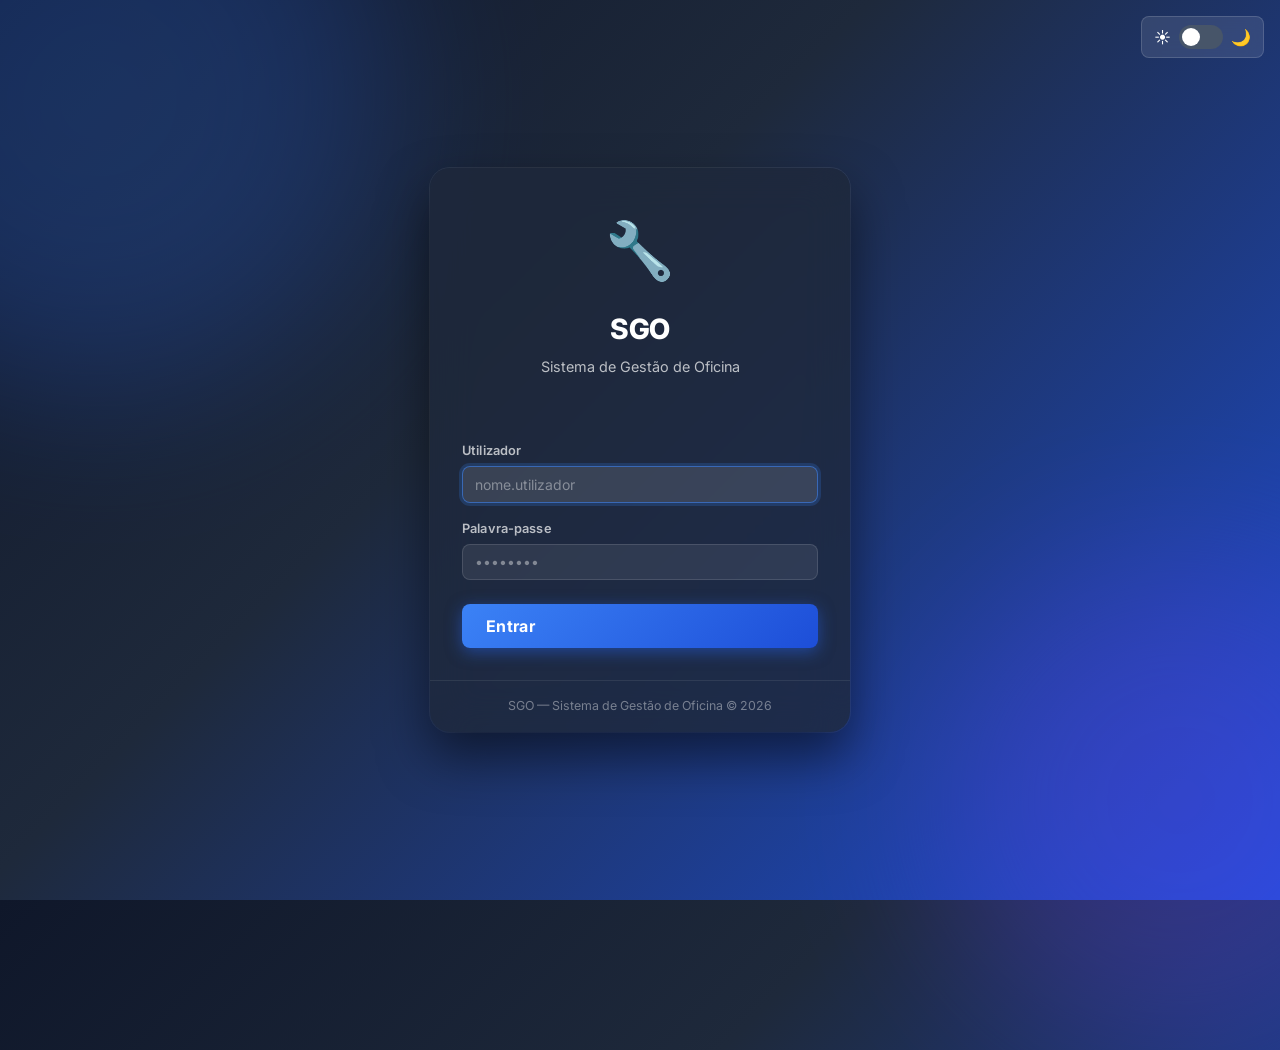
<file: frontend/index.html>
<!DOCTYPE html>
<html lang="pt">
<head>
  <meta charset="UTF-8">
  <meta name="viewport" content="width=device-width, initial-scale=1.0">
  <title>SGO – Sistema de Gestão de Oficina</title>
  <meta name="description" content="SGO — Software profissional de gestão de oficina. Gerencie clientes, reparações, peças e agenda.">
  <link rel="stylesheet" href="css/styles.css">
</head>
<body class="login-page">

  <!-- Theme Toggle -->
  <div class="login-theme-toggle">
    <span class="theme-toggle-icon">☀️</span>
    <label class="theme-switch" title="Alternar tema claro/escuro">
      <input type="checkbox" class="theme-checkbox" aria-label="Alternar tema">
      <span class="theme-slider"></span>
    </label>
    <span class="theme-toggle-icon">🌙</span>
  </div>

  <div class="login-card">
    <div class="login-header">
      <span class="login-logo">🔧</span>
      <h1 class="login-title">SGO</h1>
      <p class="login-subtitle">Sistema de Gestão de Oficina</p>
    </div>

    <div class="login-body">
      <div id="login-error" class="login-error" role="alert"></div>

      <form id="login-form" onsubmit="handleLogin(event)" novalidate>
        <div class="form-group" style="margin-bottom:1rem">
          <label for="username">Utilizador</label>
          <input type="text" id="username" name="username" placeholder="nome.utilizador"
                 autocomplete="username" required autofocus>
        </div>

        <div class="form-group" style="margin-bottom:1.5rem">
          <label for="password">Palavra-passe</label>
          <input type="password" id="password" name="password" placeholder="••••••••"
                 autocomplete="current-password" required>
        </div>

        <button type="submit" class="btn btn-primary w-full btn-lg" id="login-btn">
          <span id="login-btn-text">Entrar</span>
          <span id="login-spinner" class="spinner hidden"></span>
        </button>
      </form>
    </div>

    <div class="login-footer">
      SGO — Sistema de Gestão de Oficina &copy; 2026
    </div>
  </div>

  <script src="js/utils.js" defer></script>
  <script src="js/api.js"   defer></script>
  <script src="js/auth.js"  defer></script>
  <script defer>
    document.addEventListener('DOMContentLoaded', () => {
      initThemeToggle();
      const token = sessionStorage.getItem('sgo_token');
      const user  = sessionStorage.getItem('sgo_user');
      if (token && user) {
        redirectByRole(JSON.parse(user));
      }
    });

    async function handleLogin(e) {
      e.preventDefault();
      const username  = document.getElementById('username').value.trim();
      const password  = document.getElementById('password').value;
      const btnText   = document.getElementById('login-btn-text');
      const spinner   = document.getElementById('login-spinner');
      const errorBox  = document.getElementById('login-error');
      const btn       = document.getElementById('login-btn');

      if (!username || !password) {
        showLoginError('Por favor preencha todos os campos.');
        return;
      }

      btn.disabled = true;
      btnText.textContent = 'A entrar…';
      spinner.classList.remove('hidden');
      errorBox.classList.remove('show');

      try {
        const user = await login(username, password);
        redirectByRole(user);
      } catch (err) {
        showLoginError(err.message || 'Credenciais inválidas. Tente novamente.');
        btn.disabled = false;
        btnText.textContent = 'Entrar';
        spinner.classList.add('hidden');
      }
    }

    function showLoginError(msg) {
      const el = document.getElementById('login-error');
      el.textContent = msg;
      el.classList.add('show');
    }
  </script>
</body>
</html>
</file>
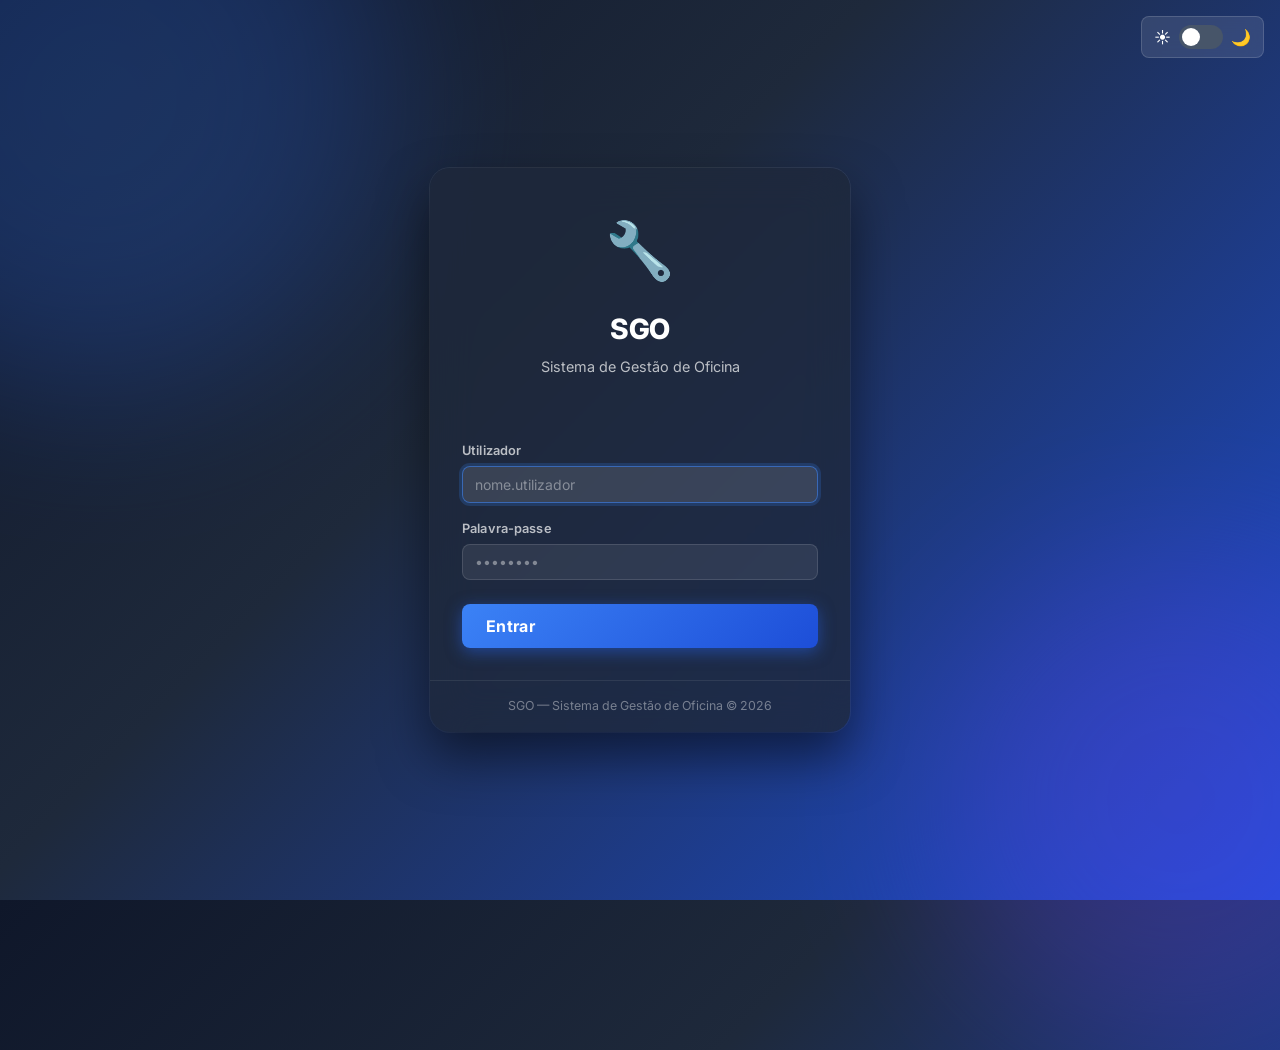
<file: frontend/agenda.html>
<!DOCTYPE html>
<html lang="pt">
<head>
  <meta charset="UTF-8">
  <meta name="viewport" content="width=device-width, initial-scale=1.0">
  <title>SGO – Agenda</title>
  <link rel="stylesheet" href="css/styles.css">
  <style>
    /* Painel de Hoje */
    .today-panel-card { margin-bottom:1.5rem; }
    .today-appt-item { display:flex; align-items:center; gap:1rem; padding:.85rem 1rem;
      border-bottom:1px solid var(--border); cursor:pointer; transition:background .15s; }
    .today-appt-item:last-child { border-bottom:none; }
    .today-appt-item:hover { background:var(--hover-bg); }
    .today-appt-time { font-size:1.1rem; font-weight:800; color:var(--primary); width:52px; text-align:center; flex-shrink:0; }
    .today-appt-info { flex:1; min-width:0; }
    .today-appt-cliente { font-weight:600; white-space:nowrap; overflow:hidden; text-overflow:ellipsis; }
    .today-appt-viatura { font-size:.8rem; color:var(--text-secondary); }
  </style>
</head>
<body class="app-layout">

  <div id="sidebar-overlay" class="sidebar-overlay"></div>

  <nav class="sidebar">
    <div class="sidebar-header">
      <div class="sidebar-logo">
        <div class="logo-icon">🔧</div>
        <div class="logo-text">SGO<div class="logo-subtitle">Gestão de Oficina</div></div>
      </div>
    </div>
    <ul class="sidebar-nav">
      <li class="nav-section-label">Principal</li>
      <li><a href="dashboard.html"><span class="nav-icon">📊</span> Dashboard</a></li>
      <li><a href="agenda.html" class="active"><span class="nav-icon">📅</span> Agenda</a></li>
      <li class="nav-section-label">Gestão</li>
      <li><a href="clientes.html"><span class="nav-icon">👤</span> Clientes</a></li>
      <li><a href="viaturas.html"><span class="nav-icon">🚗</span> Viaturas</a></li>
      <li><a href="reparacoes.html"><span class="nav-icon">🔩</span> Reparações</a></li>
      <li><a href="pecas.html"><span class="nav-icon">📦</span> Peças &amp; Stock</a></li>
      <li><a href="mecanico.html"><span class="nav-icon">👨‍🔧</span> Painel Mecânico</a></li>
      <li><a href="faturas.html"><span class="nav-icon">💰</span> Faturação</a></li>
      <li><a href="logs.html"><span class="nav-icon">📋</span> Logs</a></li>
    </ul>
    <div class="theme-toggle">
      <span class="theme-toggle-icon">☀️</span>
      <label class="theme-switch" title="Alternar tema claro/escuro">
        <input type="checkbox" class="theme-checkbox" aria-label="Alternar tema">
        <span class="theme-slider"></span>
      </label>
      <span class="theme-toggle-icon">🌙</span>
    </div>
    <div class="sidebar-footer">
      <div class="sidebar-user">
        <div class="sidebar-avatar" id="sidebar-avatar">?</div>
        <div class="sidebar-user-info">
          <span class="user-name" id="sidebar-name">Utilizador</span>
          <span class="user-role" id="sidebar-role">—</span>
        </div>
      </div>
      <button class="btn btn-outline-danger btn-sm w-full" onclick="logout()">🚪 Sair</button>
    </div>
  </nav>

  <div class="main-content">
    <header class="page-header">
      <div class="page-header-left">
        <button id="mobile-menu-btn" class="mobile-menu-btn">☰</button>
        <div>
          <h1 class="page-title">📅 Agenda Semanal</h1>
          <p class="page-subtitle" id="today-count">Gestão de marcações</p>
        </div>
      </div>
      <div class="page-header-actions">
        <button class="btn btn-primary btn-sm" onclick="openCreateModal()">+ Nova Marcação</button>
      </div>
    </header>

    <main class="page-body">

      <!-- Painel de Hoje -->
      <section class="section today-panel-card">
        <div class="card">
          <div class="card-header">
            <h2 class="card-title">📌 Marcações de Hoje</h2>
            <span class="badge badge-primary" id="today-count-badge">—</span>
          </div>
          <div id="today-panel">
            <div class="loading-overlay"><div class="spinner"></div></div>
          </div>
        </div>
      </section>

      <!-- Week Navigation -->
      <div class="agenda-header">
        <div class="week-nav">
          <button class="btn btn-secondary btn-sm" onclick="prevWeek()">◀ Semana Anterior</button>
          <span class="week-label" id="week-label">—</span>
          <button class="btn btn-secondary btn-sm" onclick="nextWeek()">Próxima Semana ▶</button>
        </div>
        <button class="btn btn-outline-primary btn-sm" onclick="goToToday()">Hoje</button>
      </div>

      <!-- Legend -->
      <div class="d-flex gap-2" style="margin-bottom:1rem; flex-wrap:wrap;">
        <span class="badge badge-success">● Livre</span>
        <span class="badge badge-warning">● Parcial</span>
        <span style="background:#ffedd5; color:#9a3412; border-radius:99px; padding:.2rem .6rem; font-size:.72rem; font-weight:600">● Quase Cheio</span>
        <span class="badge badge-danger">● Cheio</span>
      </div>

      <!-- Calendar Grid -->
      <div class="calendar-grid" id="calendar-grid">
        <div class="loading-overlay"><div class="spinner"></div> A carregar calendário…</div>
      </div>

    </main>
  </div>

  <!-- ── Modal: Nova / Editar Marcação ── -->
  <div id="modal-agenda" class="modal-overlay" role="dialog" aria-modal="true">
    <div class="modal modal-lg">
      <div class="modal-header">
        <h3 class="modal-title" id="modal-agenda-title">Nova Marcação</h3>
        <button class="modal-close" onclick="hideModal('modal-agenda')">✕</button>
      </div>
      <form id="form-agenda" onsubmit="submitAgendamento(event)">
        <div class="modal-body">
          <input type="hidden" id="ag-id">

          <div class="form-row">
            <div class="form-group">
              <label for="ag-data">Data *</label>
              <input type="date" id="ag-data" required>
            </div>
            <div class="form-group">
              <label for="ag-hora-inicio">Hora Início *</label>
              <input type="time" id="ag-hora-inicio" required min="08:00" max="18:00" step="3600">
            </div>
          </div>

          <div class="form-row">
            <div class="form-group">
              <label for="ag-hora-fim">Hora Fim *</label>
              <input type="time" id="ag-hora-fim" required min="08:00" max="18:00" step="3600">
            </div>
            <div class="form-group">
              <label for="ag-tipo">Tipo de Serviço *</label>
              <select id="ag-tipo" required>
                <option value="">Selecionar…</option>
                <option value="REVISAO">Revisão</option>
                <option value="REPARACAO">Reparação</option>
                <option value="INSPECAO">Inspeção</option>
                <option value="DIAGNOSTICO">Diagnóstico</option>
                <option value="PNEUS">Pneus</option>
                <option value="OUTRO">Outro</option>
              </select>
            </div>
          </div>

          <div class="form-row">
            <div class="form-group">
              <label for="ag-cliente">Cliente *</label>
              <select id="ag-cliente" required onchange="loadClienteViaturas()">
                <option value="">Selecionar…</option>
              </select>
            </div>
            <div class="form-group">
              <label for="ag-viatura">Viatura *</label>
              <select id="ag-viatura" required>
                <option value="">Selecionar cliente primeiro…</option>
              </select>
            </div>
          </div>

          <div class="form-row">
            <div class="form-group">
              <label for="ag-mecanico">Mecânico</label>
              <select id="ag-mecanico">
                <option value="">Não atribuído</option>
              </select>
            </div>
            <div class="form-group">
              <label for="ag-estado">Estado</label>
              <select id="ag-estado">
                <option value="AGENDADO">Agendado</option>
                <option value="CONFIRMADO">Confirmado</option>
                <option value="CANCELADO">Cancelado</option>
              </select>
            </div>
          </div>

          <div class="form-group">
            <label for="ag-obs">Observações</label>
            <textarea id="ag-obs" rows="3" placeholder="Informações adicionais…"></textarea>
          </div>
        </div>
        <div class="modal-footer">
          <button type="button" class="btn btn-secondary" onclick="hideModal('modal-agenda')">Cancelar</button>
          <button type="button" class="btn btn-outline-danger hidden" id="btn-cancelar-ag" onclick="cancelarAgendamento()">Cancelar Marcação</button>
          <button type="submit" class="btn btn-primary">Guardar</button>
        </div>
      </form>
    </div>
  </div>

  <!-- ── Modal: Ver Marcação ── -->
  <div id="modal-view-agenda" class="modal-overlay" role="dialog" aria-modal="true">
    <div class="modal modal-sm">
      <div class="modal-header">
        <h3 class="modal-title">Detalhes da Marcação</h3>
        <button class="modal-close" onclick="hideModal('modal-view-agenda')">✕</button>
      </div>
      <div class="modal-body" id="modal-view-agenda-body">—</div>
      <div class="modal-footer">
        <button class="btn btn-secondary" onclick="hideModal('modal-view-agenda')">Fechar</button>
        <button class="btn btn-primary" id="btn-editar-ag" onclick="editCurrentAgendamento()">Editar</button>
      </div>
    </div>
  </div>

  <script src="js/utils.js"></script>
  <script src="js/api.js"></script>
  <script src="js/auth.js"></script>
  <script src="js/agenda.js"></script>
  <script>
    document.addEventListener('DOMContentLoaded', () => {
      setTimeout(initNotifications, 1500);
    });
  </script>
</body>
</html>
</file>
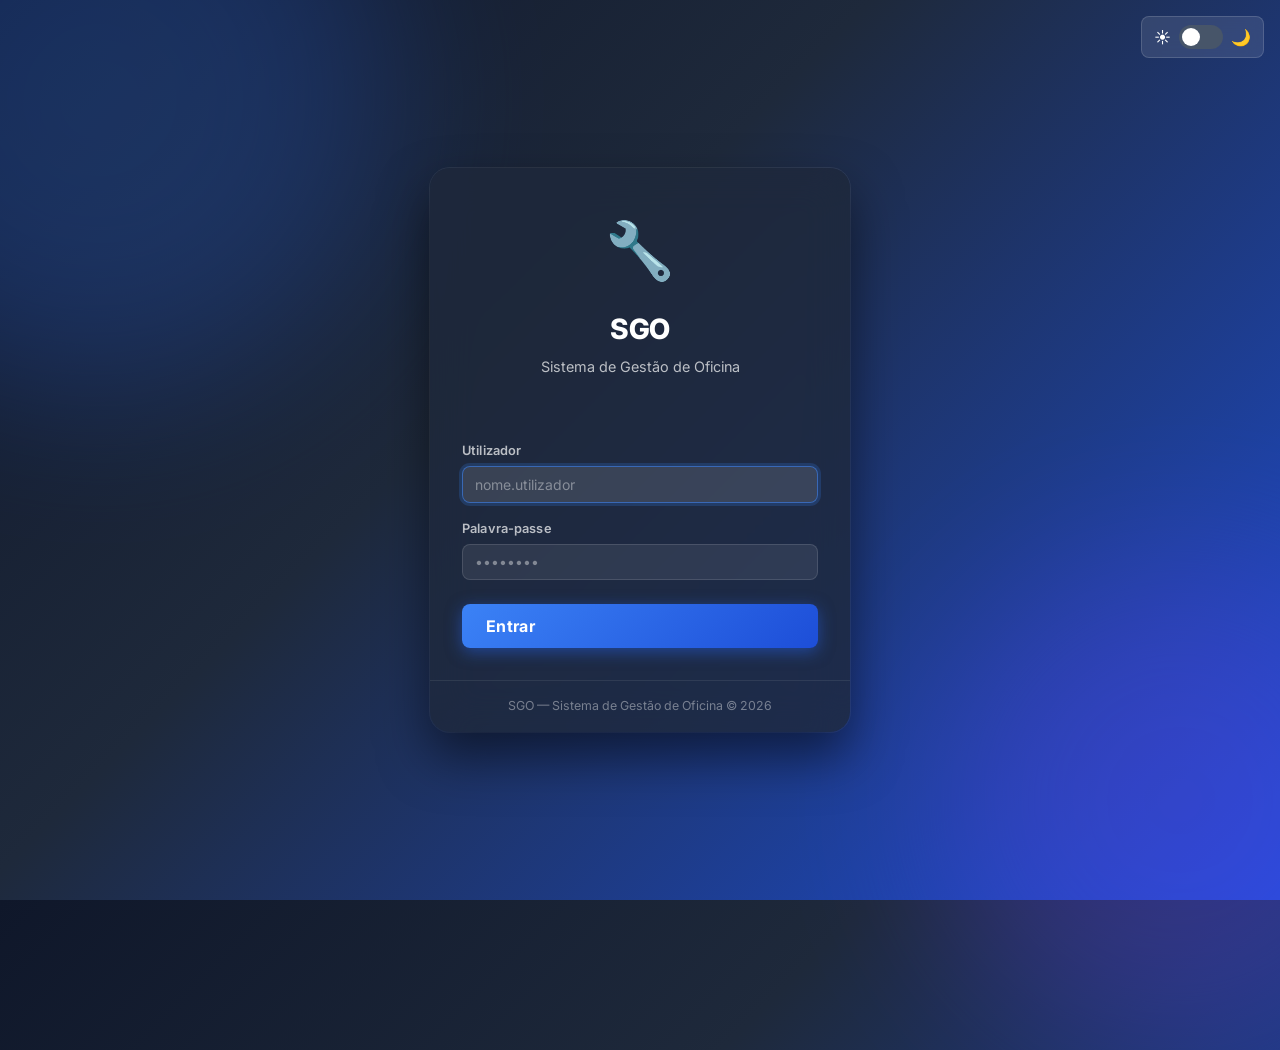
<file: frontend/clientes.html>
<!DOCTYPE html>
<html lang="pt">
<head>
  <meta charset="UTF-8">
  <meta name="viewport" content="width=device-width, initial-scale=1.0">
  <title>SGO – Clientes</title>
  <link rel="stylesheet" href="css/styles.css">
</head>
<body class="app-layout">

  <div id="sidebar-overlay" class="sidebar-overlay"></div>

  <!-- ── Sidebar ── -->
  <nav class="sidebar">
    <div class="sidebar-header">
      <div class="sidebar-logo">
        <div class="logo-icon">🔧</div>
        <div class="logo-text">SGO<div class="logo-subtitle">Gestão de Oficina</div></div>
      </div>
    </div>
    <ul class="sidebar-nav">
      <li class="nav-section-label">Principal</li>
      <li><a href="dashboard.html"><span class="nav-icon">📊</span> Dashboard</a></li>
      <li><a href="agenda.html"><span class="nav-icon">📅</span> Agenda</a></li>
      <li class="nav-section-label">Gestão</li>
      <li><a href="clientes.html"><span class="nav-icon">👤</span> Clientes</a></li>
      <li><a href="viaturas.html"><span class="nav-icon">🚗</span> Viaturas</a></li>
      <li><a href="reparacoes.html"><span class="nav-icon">🔩</span> Reparações</a></li>
      <li><a href="pecas.html"><span class="nav-icon">📦</span> Peças &amp; Stock</a></li>
      <li><a href="mecanico.html"><span class="nav-icon">👨‍🔧</span> Painel Mecânico</a></li>
      <li><a href="faturas.html"><span class="nav-icon">💰</span> Faturação</a></li>
      <li><a href="logs.html"><span class="nav-icon">📋</span> Logs</a></li>
    </ul>
    <div class="theme-toggle">
      <span class="theme-toggle-icon">☀️</span>
      <label class="theme-switch" title="Alternar tema claro/escuro">
        <input type="checkbox" class="theme-checkbox" aria-label="Alternar tema">
        <span class="theme-slider"></span>
      </label>
      <span class="theme-toggle-icon">🌙</span>
    </div>
    <div class="sidebar-footer">
      <div class="sidebar-user">
        <div class="sidebar-avatar" id="sidebar-avatar">?</div>
        <div class="sidebar-user-info">
          <span class="user-name" id="sidebar-name">Utilizador</span>
          <span class="user-role" id="sidebar-role">—</span>
        </div>
      </div>
      <button class="btn btn-outline-danger btn-sm w-full" onclick="logout()">🚪 Sair</button>
    </div>
  </nav>

  <!-- ── Main ── -->
  <div class="main-content">
    <header class="page-header">
      <div class="page-header-left">
        <button id="mobile-menu-btn" class="mobile-menu-btn">☰</button>
        <div>
          <h1 class="page-title">👤 Clientes</h1>
          <p class="page-subtitle" id="cliente-count">—</p>
        </div>
      </div>
      <div class="page-header-actions">
        <button class="btn btn-primary" onclick="openCreateCliente()">+ Novo Cliente</button>
      </div>
    </header>

    <main class="page-body">

      <!-- Search -->
      <div class="section">
        <div class="search-bar" style="max-width:400px">
          <span class="search-icon">🔍</span>
          <input type="text" id="search-input" placeholder="Pesquisar por nome, NIF, telefone…"
                 oninput="handleSearch(this.value)">
        </div>
      </div>

      <!-- Table -->
      <div class="table-wrapper">
        <table>
          <thead>
            <tr>
              <th>Nome</th>
              <th>NIF</th>
              <th>Telefone</th>
              <th>Email</th>
              <th>Morada</th>
              <th>Ações</th>
            </tr>
          </thead>
          <tbody id="clientes-tbody">
            <tr><td colspan="6" class="text-center" style="padding:2rem">
              <div class="spinner"></div>
            </td></tr>
          </tbody>
        </table>
      </div>

    </main>
  </div>

  <!-- ── Panel: Viaturas do Cliente ── -->
  <div id="panel-viaturas" class="modal-overlay" role="dialog" aria-modal="true">
    <div class="modal modal-lg">
      <div class="modal-header">
        <h3 class="modal-title" id="panel-viaturas-title">Viaturas do Cliente</h3>
        <button class="modal-close" onclick="hideModal('panel-viaturas')">✕</button>
      </div>
      <div class="modal-body">
        <div id="panel-viaturas-content">—</div>
      </div>
      <div class="modal-footer">
        <button class="btn btn-secondary" onclick="hideModal('panel-viaturas')">Fechar</button>
      </div>
    </div>
  </div>

  <!-- ── Modal: Criar / Editar Cliente ── -->
  <div id="modal-cliente" class="modal-overlay" role="dialog" aria-modal="true">
    <div class="modal">
      <div class="modal-header">
        <h3 class="modal-title" id="modal-cliente-title">Novo Cliente</h3>
        <button class="modal-close" onclick="hideModal('modal-cliente')">✕</button>
      </div>
      <form id="form-cliente" onsubmit="submitCliente(event)">
        <div class="modal-body">
          <input type="hidden" id="cliente-id">

          <div class="form-row">
            <div class="form-group">
              <label for="cli-nome">Nome Completo *</label>
              <input type="text" id="cli-nome" required placeholder="João Silva">
            </div>
            <div class="form-group">
              <label for="cli-nif">NIF</label>
              <input type="text" id="cli-nif" placeholder="123456789" maxlength="9">
            </div>
          </div>

          <div class="form-row">
            <div class="form-group">
              <label for="cli-telefone">Telefone *</label>
              <input type="tel" id="cli-telefone" required placeholder="912345678">
            </div>
            <div class="form-group">
              <label for="cli-email">Email</label>
              <input type="email" id="cli-email" placeholder="joao@exemplo.pt">
            </div>
          </div>

          <div class="form-group">
            <label for="cli-morada">Morada</label>
            <input type="text" id="cli-morada" placeholder="Rua Exemplo, 1, Lisboa">
          </div>

          <div class="form-group">
            <label for="cli-obs">Observações</label>
            <textarea id="cli-obs" rows="2" placeholder="Notas adicionais…"></textarea>
          </div>
        </div>
        <div class="modal-footer">
          <button type="button" class="btn btn-secondary" onclick="hideModal('modal-cliente')">Cancelar</button>
          <button type="submit" class="btn btn-primary">Guardar</button>
        </div>
      </form>
    </div>
  </div>

  <script src="js/utils.js"></script>
  <script src="js/api.js"></script>
  <script src="js/auth.js"></script>
  <script src="js/clientes.js"></script>
</body>
</html>
</file>
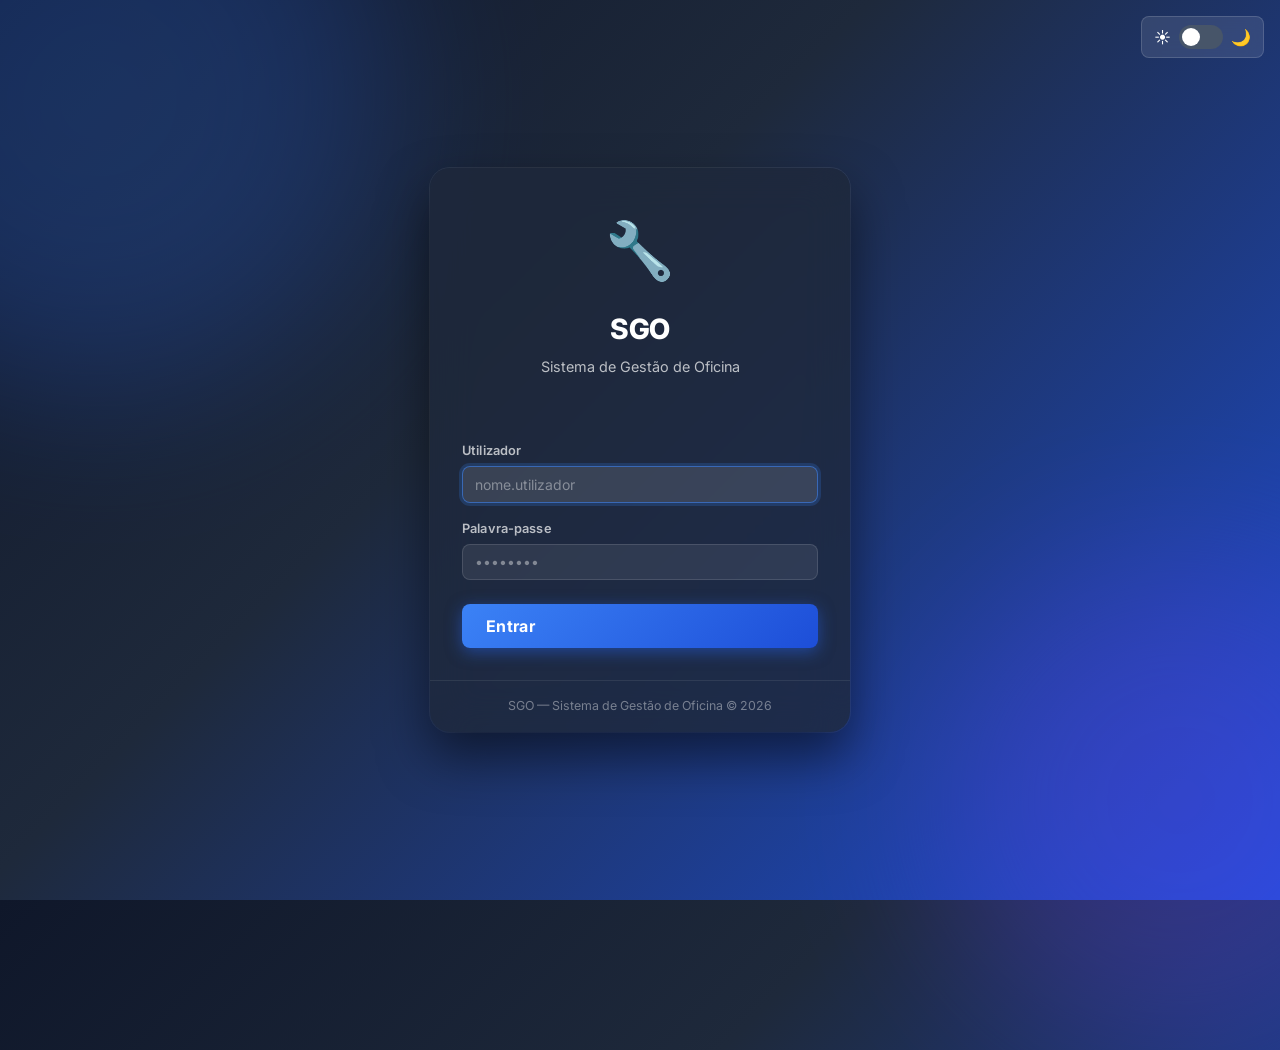
<file: frontend/logs.html>
<!DOCTYPE html>
<html lang="pt">
<head>
  <meta charset="UTF-8">
  <meta name="viewport" content="width=device-width, initial-scale=1.0">
  <title>SGO – Logs</title>
  <link rel="stylesheet" href="css/styles.css">
</head>
<body class="app-layout">

  <div id="sidebar-overlay" class="sidebar-overlay"></div>

  <!-- ── Sidebar ── -->
  <nav class="sidebar">
    <div class="sidebar-header">
      <div class="sidebar-logo">
        <div class="logo-icon">🔧</div>
        <div class="logo-text">SGO<div class="logo-subtitle">Gestão de Oficina</div></div>
      </div>
    </div>
    <ul class="sidebar-nav">
      <li class="nav-section-label">Principal</li>
      <li><a href="dashboard.html"><span class="nav-icon">📊</span> Dashboard</a></li>
      <li><a href="agenda.html"><span class="nav-icon">📅</span> Agenda</a></li>
      <li class="nav-section-label">Gestão</li>
      <li><a href="clientes.html"><span class="nav-icon">👤</span> Clientes</a></li>
      <li><a href="viaturas.html"><span class="nav-icon">🚗</span> Viaturas</a></li>
      <li><a href="reparacoes.html"><span class="nav-icon">🔩</span> Reparações</a></li>
      <li><a href="pecas.html"><span class="nav-icon">📦</span> Peças &amp; Stock</a></li>
      <li><a href="mecanico.html"><span class="nav-icon">👨‍🔧</span> Painel Mecânico</a></li>
      <li><a href="faturas.html"><span class="nav-icon">💰</span> Faturação</a></li>
      <li><a href="logs.html"><span class="nav-icon">📋</span> Logs</a></li>
    </ul>
    <div class="theme-toggle">
      <span class="theme-toggle-icon">☀️</span>
      <label class="theme-switch" title="Alternar tema claro/escuro">
        <input type="checkbox" class="theme-checkbox" aria-label="Alternar tema">
        <span class="theme-slider"></span>
      </label>
      <span class="theme-toggle-icon">🌙</span>
    </div>
    <div class="sidebar-footer">
      <div class="sidebar-user">
        <div class="sidebar-avatar" id="sidebar-avatar">?</div>
        <div class="sidebar-user-info">
          <span class="user-name" id="sidebar-name">Utilizador</span>
          <span class="user-role" id="sidebar-role">—</span>
        </div>
      </div>
      <button class="btn btn-outline-danger btn-sm w-full" onclick="logout()">🚪 Sair</button>
    </div>
  </nav>

  <!-- ── Main ── -->
  <div class="main-content">
    <header class="page-header">
      <div class="page-header-left">
        <button id="mobile-menu-btn" class="mobile-menu-btn">☰</button>
        <div>
          <h1 class="page-title">📋 Logs de Atividade</h1>
          <p class="page-subtitle" id="log-count">A carregar…</p>
        </div>
      </div>
      <div class="page-header-actions">
        <button class="btn btn-secondary btn-sm" onclick="loadLogs()">🔄 Atualizar</button>
        <button class="btn btn-outline-danger btn-sm" onclick="clearLogs()">🗑️ Limpar Logs</button>
      </div>
    </header>

    <main class="page-body">

      <!-- Summary Stats -->
      <div class="logs-summary" id="logs-summary"></div>

      <!-- Filters -->
      <div class="logs-toolbar">
        <div class="search-bar">
          <span class="search-icon">🔍</span>
          <input type="text" id="log-search" placeholder="Pesquisar mensagem…" oninput="filterLogs()">
        </div>
        <select id="log-filter-severity" onchange="filterLogs()">
          <option value="">Todos os níveis</option>
          <option value="INFO">Info</option>
          <option value="SUCCESS">Sucesso</option>
          <option value="WARNING">Aviso</option>
          <option value="ERROR">Erro</option>
          <option value="DEBUG">Debug</option>
        </select>
        <select id="log-filter-source" onchange="filterLogs()">
          <option value="">Todas as origens</option>
          <option value="AUTH">Autenticação</option>
          <option value="CLIENTES">Clientes</option>
          <option value="VIATURAS">Viaturas</option>
          <option value="REPARACOES">Reparações</option>
          <option value="PECAS">Peças</option>
          <option value="AGENDA">Agenda</option>
          <option value="SISTEMA">Sistema</option>
        </select>
        <input type="date" id="log-date-from" onchange="filterLogs()" title="De:" style="width:auto">
        <input type="date" id="log-date-to"   onchange="filterLogs()" title="Até:" style="width:auto">
        <button class="btn btn-outline-secondary btn-sm" onclick="document.querySelectorAll('#log-search,#log-filter-severity,#log-filter-source,#log-date-from,#log-date-to').forEach(el=>el.value='');filterLogs();">Limpar</button>
      </div>

      <!-- Logs Table -->
      <section class="section">
        <div class="table-wrapper">
          <table>
            <thead>
              <tr>
                <th>Timestamp</th>
                <th>Nível</th>
                <th>Origem</th>
                <th>Utilizador</th>
                <th>Mensagem</th>
              </tr>
            </thead>
            <tbody id="logs-tbody">
              <tr>
                <td colspan="5" class="text-center" style="padding:2rem">
                  <div class="spinner"></div>
                </td>
              </tr>
            </tbody>
          </table>
        </div>
      </section>

    </main>
  </div>

  <script src="js/utils.js" defer></script>
  <script src="js/api.js"   defer></script>
  <script src="js/auth.js"  defer></script>
  <script src="js/logs.js"  defer></script>
</body>
</html>
</file>
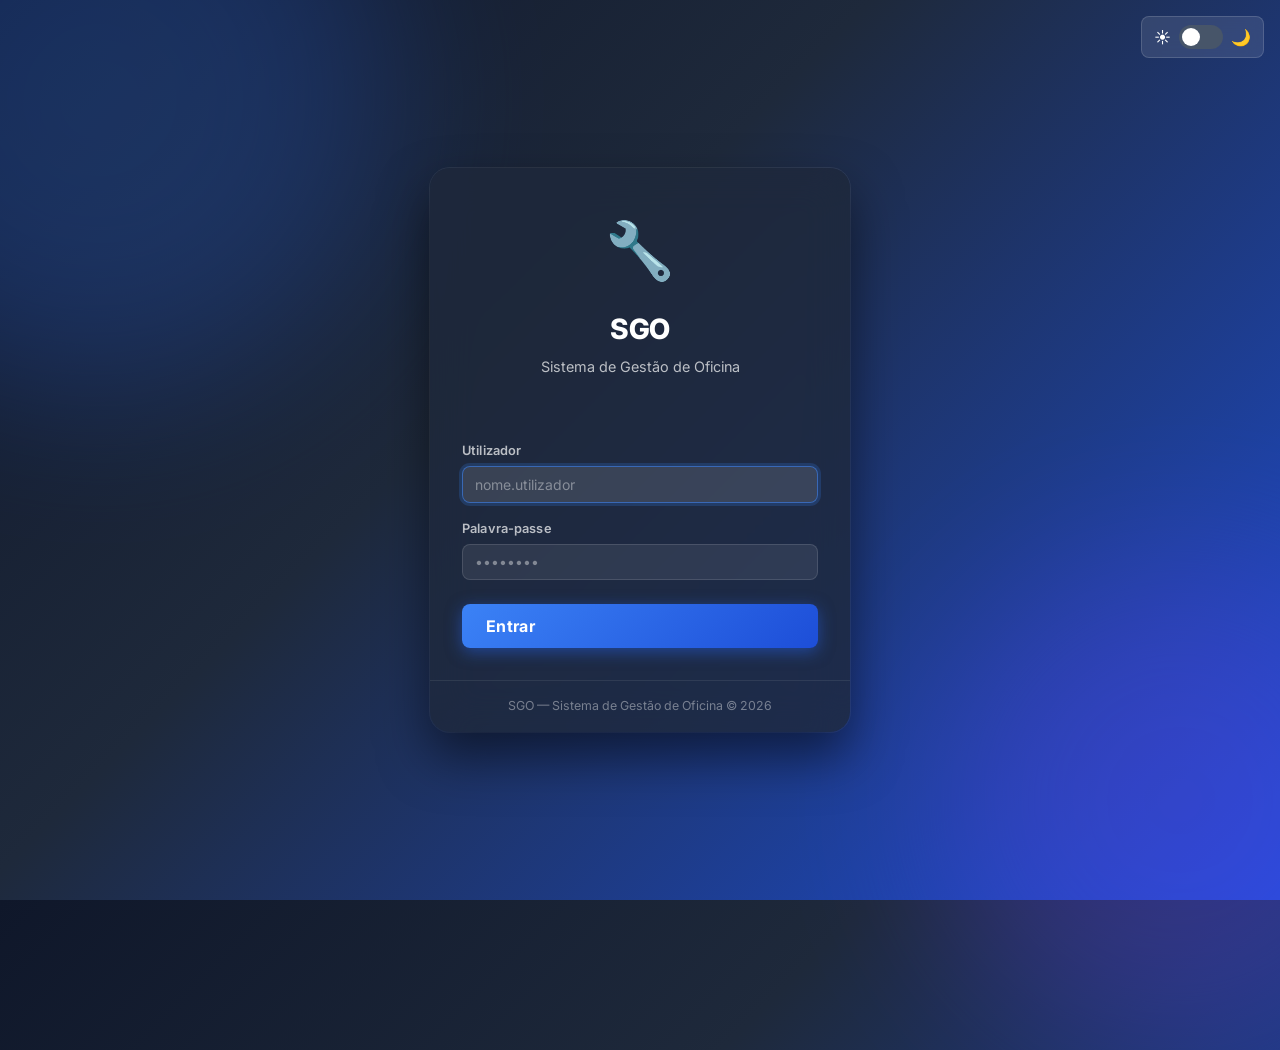
<file: frontend/mecanico.html>
<!DOCTYPE html>
<html lang="pt">
<head>
  <meta charset="UTF-8">
  <meta name="viewport" content="width=device-width, initial-scale=1.0">
  <title>SGO – Painel Mecânico</title>
  <link rel="stylesheet" href="css/styles.css">
  <style>
    /* ESTILOS DA PÁGINA 2 E IMPRESSÃO (Ocultos) */
    .intervention-top-bar { background: #1e293b; color: white; padding: 1rem 1.5rem; border-radius: var(--radius) var(--radius) 0 0; display: flex; justify-content: space-between; align-items: center; box-shadow: 0 4px 6px -1px rgba(0,0,0,0.1); }
    .intervention-badge { padding: 0.25rem 0.75rem; border-radius: 999px; font-size: 0.85rem; font-weight: 700; letter-spacing: 0.5px; }
    .badge-execucao { background: #ef4444; color: white; } 
    .badge-pendente { background: #f59e0b; color: white; }
    .badge-concluida { background: #10b981; color: white; }
    .intervention-timer { font-family: monospace; font-size: 1.5rem; font-weight: bold; color: #38bdf8; display: flex; align-items: center; gap: 0.5rem; }
    .intervention-header { background: var(--card-bg); padding: 1.5rem; border-radius: 0 0 var(--radius) var(--radius); border: 1px solid var(--border); border-top: none; display: flex; justify-content: space-between; align-items: center; margin-bottom: 2rem; }
    .vehicle-main-info { display: flex; align-items: center; gap: 1.5rem; }
    .plate-highlight { background: white; color: black; border: 2px solid #cbd5e1; padding: 0.5rem 1rem; border-radius: 6px; font-size: 1.25rem; font-weight: 800; letter-spacing: 2px; border-left: 8px solid #2563eb; box-shadow: 0 2px 4px rgba(0,0,0,0.05); }
    .vehicle-text h2 { margin: 0; font-size: 1.5rem; color: var(--text-color); }
    .vehicle-text p { margin: 0; color: var(--text-muted); font-size: 1rem; }
    .client-info { text-align: right; }
    .client-info h3 { margin: 0; font-size: 1.1rem; color: var(--text-color); }
    .client-info p { margin: 0; color: var(--text-muted); font-size: 0.9rem; }
    
    /* LÓGICA DO STEPPER COM LINHA ANIMADA */
    .stepper-wrapper { background: var(--card-bg); padding: 2.5rem 2rem; border-radius: var(--radius); border: 1px solid var(--border); margin-bottom: 2rem; }
    .stepper-container { display: flex; justify-content: space-between; position: relative; max-width: 800px; margin: 0 auto; }
    /* Linha cinzenta de fundo */
    .stepper-container::before { content: ''; position: absolute; top: 20px; left: 0; right: 0; height: 4px; background: var(--border); z-index: 1; border-radius: 2px; }
    /* Linha verde animada (NOVO) */
    .stepper-progress { position: absolute; top: 20px; left: 0; height: 4px; background: #10b981; z-index: 2; transition: width 0.5s ease-in-out; border-radius: 2px; }
    
    .step { position: relative; z-index: 3; display: flex; flex-direction: column; align-items: center; gap: 0.75rem; transition: transform 0.2s; cursor: pointer; }
    .step:hover { transform: scale(1.1); } 
    .step-icon { width: 44px; height: 44px; border-radius: 50%; background: var(--card-bg); border: 4px solid var(--border); display: flex; align-items: center; justify-content: center; font-weight: bold; color: var(--text-muted); transition: all 0.3s ease; }
    .step.completed .step-icon { border-color: #10b981; background: #10b981; color: white; }
    .step.active .step-icon { border-color: #3b82f6; background: #3b82f6; color: white; box-shadow: 0 0 0 6px rgba(59, 130, 246, 0.2); }
    .step-label { font-size: 0.9rem; font-weight: 600; color: var(--text-muted); }
    .step.active .step-label { color: var(--primary-color); }
    .step.completed .step-label { color: var(--text-color); }
    
    .action-cards-grid { display: grid; grid-template-columns: repeat(auto-fit, minmax(280px, 1fr)); gap: 1.5rem; }
    .action-card { padding: 2.5rem 1.5rem; border-radius: var(--radius); text-align: center; cursor: pointer; transition: transform 0.2s, box-shadow 0.2s; border: none; display: flex; flex-direction: column; align-items: center; gap: 1rem; }
    .action-card:hover { transform: translateY(-5px); box-shadow: 0 10px 15px -3px rgba(0,0,0,0.1); }
    .action-card-icon { font-size: 3.5rem; }
    .action-card-title { font-size: 1.25rem; font-weight: 800; text-transform: uppercase; letter-spacing: 0.5px; }
    .card-blue { background: #e0f2fe; color: #0369a1; border: 1px solid #bae6fd; }
    .card-yellow { background: #fef08a; color: #854d0e; border: 1px solid #fde047; }
    .card-green { background: #dcfce7; color: #166534; border: 1px solid #bbf7d0; }
  </style>
</head>
<body class="app-layout tablet-mode"> 
  <div id="sidebar-overlay" class="sidebar-overlay"></div>

  <nav class="sidebar">
    <div class="sidebar-header">
      <div class="sidebar-logo">
        <div class="logo-icon">🔧</div>
        <div class="logo-text">SGO<div class="logo-subtitle">Gestão de Oficina</div></div>
      </div>
    </div>
    <ul class="sidebar-nav">
      <li class="nav-section-label">Mecânico</li>
      <li><a href="mecanico.html" class="active"><span class="nav-icon">👨‍🔧</span> Painel Mecânico</a></li>
      <li><a href="reparacoes.html"><span class="nav-icon">🔩</span> Reparações</a></li>
      <li><a href="viaturas.html"><span class="nav-icon">🚗</span> Viaturas</a></li>
      <li><a href="pecas.html"><span class="nav-icon">📦</span> Peças</a></li>
      <li><a href="faturas.html"><span class="nav-icon">💰</span> Faturação</a></li>
      <li><a href="logs.html"><span class="nav-icon">📋</span> Logs</a></li>
    </ul>
    <div class="sidebar-footer">
      <button onclick="logout()" class="btn-outline">Voltar (Sair)</button>
    </div>
  </nav>

  <div class="main-content">
    <header class="page-header" style="position: relative;">
      <div class="page-header-left" style="display: flex; align-items: center; gap: 1rem;">
        <button id="btn-voltar-global" class="btn btn-secondary btn-sm" onclick="logout()">⬅ Voltar</button>
        <h1 class="page-title" style="margin: 0;">👨‍🔧 Painel Mecânico</h1>
      </div>
      <div class="page-header-center header-user-name"><span id="top-user-name">Bem-vindo</span></div>
      <div class="page-header-actions" id="header-actions">
        <div class="theme-toggle" style="margin: 0; padding: 0;">
          <span class="theme-toggle-icon">☀️</span>
          <label class="theme-switch" title="Alternar tema">
            <input type="checkbox" class="theme-checkbox" aria-label="Alternar tema" checked>
            <span class="theme-slider"></span>
          </label>
          <span class="theme-toggle-icon">🌙</span>
        </div>
        <button class="btn btn-secondary" onclick="loadMyRepairs()">🔄 Atualizar</button>
      </div>
    </header>

    <main class="page-body">
      <div id="view-dashboard" class="view-section active">
        <div id="admin-filter-container" style="display: none; margin-bottom: 1.5rem; background: var(--card-bg); padding: 1rem 1.5rem; border-radius: var(--radius); border-left: 5px solid var(--primary-color); box-shadow: 0 2px 4px rgba(0,0,0,0.05); align-items: center; gap: 1rem;">
            <label for="mecanico-selector" style="font-weight: 600; color: var(--text-color); margin: 0;"><span style="margin-right: 5px;">👥</span> Visão de Gestão (Filtrar por Mecânico):</label>
            <select id="mecanico-selector" onchange="loadMyRepairs(this.value)" style="padding: 0.5rem 1rem; border-radius: 6px; background: var(--bg); color: var(--text-color); border: 1px solid var(--border); min-width: 300px; font-family: inherit; font-size: 0.95rem; cursor: pointer;">
                <option value="">🌍 Oficina Inteira (Todos os Mecânicos)</option>
            </select>
        </div>

        <div class="dashboard-kpi-row">
          <div class="kpi-card" id="kpi-card-1"><div class="kpi-icon" style="background: rgba(234, 179, 8, 0.1); color: #eab308;">⏳</div><div class="kpi-info"><span class="kpi-label">Pendentes</span><h3 class="kpi-value" id="kpi-pendentes">0</h3></div></div>
          <div class="kpi-card" id="kpi-card-2"><div class="kpi-icon" style="background: rgba(59, 130, 246, 0.1); color: #3b82f6;">🔧</div><div class="kpi-info"><span class="kpi-label">Em Progresso</span><h3 class="kpi-value" id="kpi-progresso">0</h3></div></div>
          <div class="kpi-card" id="kpi-card-3"><div class="kpi-icon" style="background: rgba(168, 85, 247, 0.1); color: #a855f7;">📦</div><div class="kpi-info"><span class="kpi-label">Aguarda Peças</span><h3 class="kpi-value" id="kpi-pecas">0</h3></div></div>
          <div class="kpi-card" id="kpi-card-4"><div class="kpi-icon" style="background: rgba(34, 197, 94, 0.1); color: #22c55e;">✅</div><div class="kpi-info"><span class="kpi-label">Concluídos</span><h3 class="kpi-value" id="kpi-concluidos">0</h3></div></div>
        </div>

        <div class="card table-card mt-2">
          <div class="card-header"><h2 class="card-title">📋 Fila de Trabalho</h2></div>
          <div class="card-body p-0">
            <div class="table-wrapper">
              <table class="modern-table">
                <thead><tr><th>Matrícula</th><th>Veículo</th><th>Cliente</th><th>Mecânico</th><th>Estado</th><th>Ações</th></tr></thead>
                <tbody id="repair-list"><tr><td colspan="6"><div class="loading-overlay"><div class="spinner"></div></div></td></tr></tbody>
              </table>
            </div>
          </div>
        </div>
      </div>

      <div id="view-details" class="view-section hidden">
        <div class="details-nav mb-2"><button class="btn btn-secondary" onclick="backToDashboard()">⬅ Voltar à Fila de Trabalho</button></div>
        <div id="details-content-wrapper"></div>
      </div>
    </main>
  </div>

  <div id="modal-pausa" class="modal-overlay" style="z-index: 1050;" role="dialog">
    <div class="modal modal-sm" style="max-width: 400px;">
      <div class="modal-header">
        <h3 class="modal-title">Motivo da Pausa</h3>
        <button class="modal-close" onclick="hideModal('modal-pausa')">✕</button>
      </div>
      <div class="modal-body text-center">
        <p style="margin-bottom: 15px; color: var(--text-muted);">Por favor, indique o motivo para interromper o trabalho:</p>
        <div style="display: flex; flex-direction: column; gap: 10px;">
          <button class="btn btn-secondary" onclick="submitPausa('NORMAL')" style="justify-content: flex-start; padding: 12px; font-size: 1rem; border-color: #64748b;">☕ Pausa Normal / Descanso</button>
          <button class="btn btn-warning" onclick="submitPausa('PECAS')" style="justify-content: flex-start; padding: 12px; font-size: 1rem; background-color: #f59e0b; color: white; border: none;">📦 Faltam Peças</button>
          <button class="btn btn-outline-primary" onclick="submitPausa('CLIENTE')" style="justify-content: flex-start; padding: 12px; font-size: 1rem;">📞 Aguardar Decisão do Cliente</button>
        </div>
      </div>
    </div>
  </div>

  <div id="modal-trabalhos" class="modal-overlay" role="dialog" aria-modal="true">
    <div class="modal modal-lg">
      <div class="modal-header"><h3 class="modal-title">📋 Checklist & Diagnóstico</h3><button class="modal-close" onclick="hideModal('modal-trabalhos')">✕</button></div>
      <div class="modal-body" style="background: var(--bg);">
        <div class="card p-0 mb-2">
          <div class="card-header" style="display: flex; justify-content: space-between;"><h3 class="card-title">🔩 Operações / Problemas Encontrados</h3><button class="btn btn-primary btn-sm" onclick="openOpModal()">+ Adicionar Operação</button></div>
          <div class="card-body"><div id="op-list"></div></div>
        </div>
        <div class="card p-0">
          <div class="card-header" style="display: flex; justify-content: space-between;"><h3 class="card-title">✅ Checklist de Verificação</h3><button class="btn btn-secondary btn-sm" onclick="clearChecklist()">Limpar</button></div>
          <div class="card-body"><div class="checklist" id="checklist" style="display: grid; grid-template-columns: 1fr 1fr; gap: 0.5rem;"></div></div>
        </div>
      </div>
      <div class="modal-footer" style="background: var(--card-bg);"><button type="button" class="btn btn-secondary" onclick="hideModal('modal-trabalhos')">Guardar e Fechar</button></div>
    </div>
  </div>

  <div id="modal-gestao-pecas" class="modal-overlay" role="dialog" aria-modal="true">
    <div class="modal modal-lg">
      <div class="modal-header"><h3 class="modal-title">📦 Requisitar Peças ao Armazém</h3><button class="modal-close" onclick="hideModal('modal-gestao-pecas')">✕</button></div>
      <div class="modal-body">
        <input type="text" class="form-control" id="peca-search" placeholder="Pesquisar peça pela referência ou nome…" oninput="filterPecas(this.value)" style="margin-bottom:1rem; width: 100%;">
        <div class="table-wrapper" style="max-height:400px; overflow-y:auto;">
          <table class="modern-table">
            <thead><tr><th>Ref</th><th>Peça</th><th>Stock</th><th>Ação</th></tr></thead>
            <tbody id="pecas-tbody"><tr><td colspan="4" class="text-center">A carregar…</td></tr></tbody>
          </table>
        </div>
      </div>
    </div>
  </div>

  <div id="modal-op" class="modal-overlay" style="z-index: 1050;" role="dialog">
    <div class="modal modal-sm">
      <div class="modal-header"><h3 class="modal-title" id="modal-op-title">Nova Operação</h3><button class="modal-close" onclick="hideModal('modal-op')">✕</button></div>
      <form id="form-op" onsubmit="submitOperacao(event)">
        <div class="modal-body">
          <input type="hidden" id="op-id">
          <div class="form-group"><label>Descrição *</label><input type="text" id="op-descricao" required></div>
          <div class="form-row"><div class="form-group"><label>Tempo Estimado (min)</label><input type="number" id="op-tempo" min="1"></div></div>
          <div class="form-group">
            <label>Estado da Operação</label>
            <select id="op-estado"><option value="PENDENTE">Pendente</option><option value="EM_EXECUCAO">Em Execução</option><option value="CONCLUIDA">Concluída</option></select>
          </div>
        </div>
        <div class="modal-footer"><button type="button" class="btn btn-secondary" onclick="hideModal('modal-op')">Cancelar</button><button type="submit" class="btn btn-primary">Guardar</button></div>
      </form>
    </div>
  </div>

  <div id="modal-requisitar" class="modal-overlay" style="z-index: 1050;" role="dialog">
    <div class="modal modal-sm">
      <div class="modal-header"><h3 class="modal-title">Confirmar Requisição</h3><button class="modal-close" onclick="hideModal('modal-requisitar')">✕</button></div>
      <form id="form-requisitar" onsubmit="submitRequisicao(event)">
        <div class="modal-body">
          <input type="hidden" id="req-peca-id">
          <p id="req-peca-desc" style="font-weight:600; margin-bottom:.5rem">—</p>
          <div class="form-group"><label>Quantidade *</label><input type="number" id="req-qty" required min="1" value="1"></div>
          <div class="form-group"><label>Observações</label><input type="text" id="req-obs" placeholder="Para esta reparação…"></div>
        </div>
        <div class="modal-footer"><button type="button" class="btn btn-secondary" onclick="hideModal('modal-requisitar')">Cancelar</button><button type="submit" class="btn btn-primary">Confirmar</button></div>
      </form>
    </div>
  </div>

  <script src="js/utils.js"></script>
  <script src="js/api.js"></script>
  <script src="js/auth.js"></script>
  <script src="js/mecanico.js"></script>
</body>
</html>
</file>
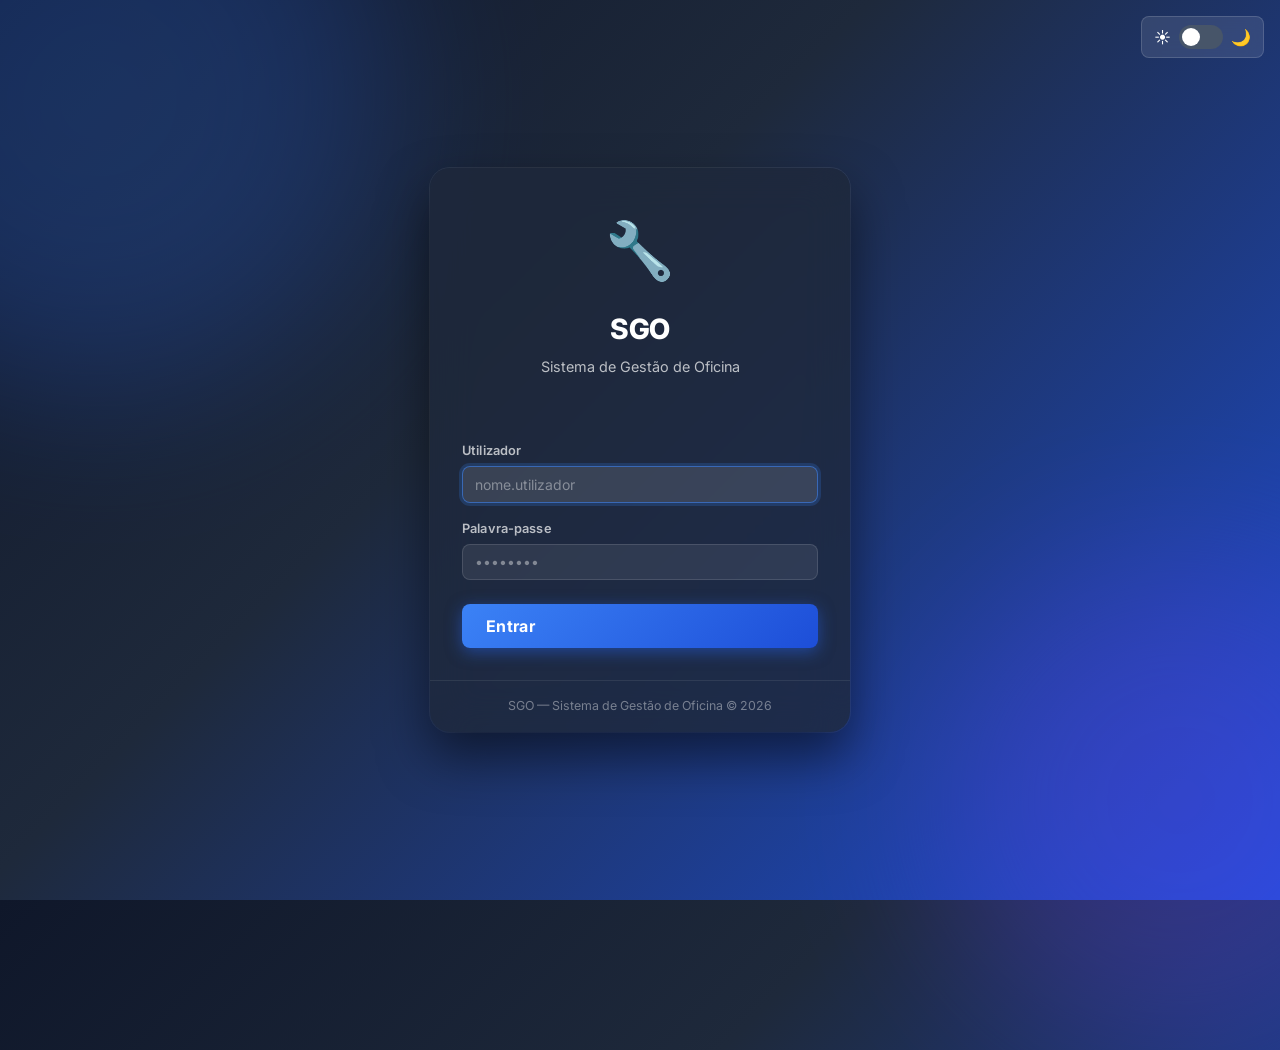
<file: frontend/pecas.html>
<!DOCTYPE html>
<html lang="pt">
<head>
  <meta charset="UTF-8">
  <meta name="viewport" content="width=device-width, initial-scale=1.0">
  <title>SGO – Gestão de Armazém</title>
  <link rel="stylesheet" href="css/styles.css">
  <style>
    .stock-badge { padding: 4px 10px; border-radius: 6px; font-weight: bold; font-size: 14px; display: inline-block; min-width: 50px; text-align: center; }
    .stock-good { background: rgba(16, 185, 129, 0.15); color: #10b981; border: 1px solid #10b981; }
    .stock-warning { background: rgba(245, 158, 11, 0.15); color: #f59e0b; border: 1px solid #f59e0b; animation: pulse-border 2s infinite; }
    .stock-danger { background: rgba(239, 68, 68, 0.15); color: #ef4444; border: 1px solid #ef4444; }
    @keyframes pulse-border { 0% { box-shadow: 0 0 0 0 rgba(245, 158, 11, 0.4); } 70% { box-shadow: 0 0 0 6px rgba(245, 158, 11, 0); } 100% { box-shadow: 0 0 0 0 rgba(245, 158, 11, 0); } }
    .movimento-selector { display: flex; gap: 10px; margin-bottom: 20px; }
    .mov-btn { flex: 1; padding: 15px 10px; border: 2px solid var(--border); border-radius: 8px; background: var(--bg); color: var(--text-color); font-weight: bold; cursor: pointer; transition: all 0.2s; text-align: center; display: flex; flex-direction: column; align-items: center; gap: 5px; }
    .mov-btn.active { border-color: var(--primary-color); background: rgba(59, 130, 246, 0.1); color: var(--primary-color); }
    .part-info-bar { background: #1e293b; color: white; padding: 15px; border-radius: 8px; margin-bottom: 20px; display: flex; justify-content: space-between; align-items: center; }
    
    /* Paginação */
    .pagination { display: flex; justify-content: center; align-items: center; gap: 15px; margin-top: 20px; padding: 15px; border-top: 1px solid var(--border); }
    .pagination button { padding: 8px 15px; border-radius: 6px; font-weight: bold; border: 1px solid var(--border); background: var(--card-bg); color: var(--text-color); cursor: pointer; }
    .pagination button:disabled { opacity: 0.5; cursor: not-allowed; }
    .pagination span { font-weight: bold; color: var(--text-color); }
    
    /* Histórico Tabela */
    .hist-table { width: 100%; border-collapse: collapse; margin-top: 15px; }
    .hist-table th, .hist-table td { padding: 10px; border-bottom: 1px solid var(--border); text-align: left; }
    .mov-entrada { color: #10b981; font-weight: bold; }
    .mov-saida { color: #ef4444; font-weight: bold; }
  </style>
</head>
<body class="app-layout">

  <div id="sidebar-overlay" class="sidebar-overlay"></div>

  <nav class="sidebar">
    <div class="sidebar-header">
      <div class="sidebar-logo">
        <div class="logo-icon">🔧</div>
        <div class="logo-text">SGO<div class="logo-subtitle">Gestão de Oficina</div></div>
      </div>
    </div>
    <ul class="sidebar-nav">
      <li class="nav-section-label">Principal</li>
      <li><a href="dashboard.html"><span class="nav-icon">📊</span> Dashboard</a></li>
      <li><a href="agenda.html"><span class="nav-icon">📅</span> Agenda</a></li>
      <li class="nav-section-label">Gestão</li>
      <li><a href="clientes.html"><span class="nav-icon">👤</span> Clientes</a></li>
      <li><a href="viaturas.html"><span class="nav-icon">🚗</span> Viaturas</a></li>
      <li><a href="reparacoes.html"><span class="nav-icon">🔩</span> Reparações</a></li>
      <li><a href="pecas.html" class="active"><span class="nav-icon">📦</span> Peças &amp; Stock</a></li>
      <li><a href="mecanico.html"><span class="nav-icon">👨‍🔧</span> Painel Mecânico</a></li>
      <li><a href="faturas.html"><span class="nav-icon">💰</span> Faturação</a></li>
      <li><a href="logs.html"><span class="nav-icon">📋</span> Logs</a></li>
    </ul>
    <div class="theme-toggle">
      <span class="theme-toggle-icon">☀️</span>
      <label class="theme-switch" title="Alternar tema">
        <input type="checkbox" class="theme-checkbox" aria-label="Alternar tema">
        <span class="theme-slider"></span>
      </label>
      <span class="theme-toggle-icon">🌙</span>
    </div>
    <div class="sidebar-footer">
      <div class="sidebar-user">
        <div class="sidebar-avatar" id="sidebar-avatar">?</div>
        <div class="sidebar-user-info">
          <span class="user-name" id="sidebar-name">Utilizador</span>
          <span class="user-role" id="sidebar-role">—</span>
        </div>
      </div>
      <button class="btn btn-outline-danger btn-sm w-full" onclick="logout()">🚪 Sair</button>
    </div>
  </nav>

  <div class="main-content">
    <header class="page-header">
      <div class="page-header-left">
        <button id="mobile-menu-btn" class="mobile-menu-btn">☰</button>
        <h1 class="page-title">📦 Gestão de Armazém</h1>
      </div>
      <div class="page-header-actions" style="display: flex; gap: 10px;">
        
        <button id="btn-filter-alerts" class="btn btn-outline-danger" onclick="toggleAlertFilter()">⚠️ Ver Alertas</button>

        <select id="category-filter" class="form-control" onchange="currentPage = 1; renderTable()" style="width: 180px;">
          <option value="">Todas as Secções</option>
        </select>
        
        <div class="search-bar">
          <span class="search-icon">🔍</span>
          <input type="text" id="search-input" placeholder="Pesquisar..." oninput="currentPage = 1; renderTable()">
        </div>
        <button class="btn btn-primary" onclick="openCreateModal()">+ Adicionar Peça</button>
      </div>
    </header>

    <main class="page-body">
      <div class="dashboard-kpi-row" style="margin-bottom: 2rem;">
        <div class="kpi-card" style="border-left: 4px solid #3b82f6;"><div class="kpi-info"><span class="kpi-label">Total Referências</span><h3 class="kpi-value" id="kpi-total-pecas">0</h3></div></div>
        <div class="kpi-card" style="border-left: 4px solid #ef4444;"><div class="kpi-info"><span class="kpi-label">Alerta Stock</span><h3 class="kpi-value" id="kpi-alertas">0</h3></div></div>
      </div>

      <div class="card table-card">
        <div class="card-body p-0">
          <div class="table-wrapper">
            <table class="modern-table">
              <thead><tr><th>Referência</th><th>Secção</th><th>Designação</th><th>Preço</th><th>Stock Atual</th><th class="text-center">Ações</th></tr></thead>
              <tbody id="table-body"><tr><td colspan="6"><div class="loading-overlay"><div class="spinner"></div></div></td></tr></tbody>
            </table>
          </div>
          <div class="pagination">
            <button id="btn-prev" onclick="prevPage()">⬅ Anterior</button>
            <span id="page-info">Página 1 de 1</span>
            <button id="btn-next" onclick="nextPage()">Seguinte ➡</button>
          </div>
        </div>
      </div>
    </main>
  </div>

  <div id="modal-form" class="modal-overlay" role="dialog">
    <div class="modal">
      <div class="modal-header"><h3 id="modal-title">Nova Peça</h3><button class="modal-close" onclick="hideModal('modal-form')">✕</button></div>
      <form id="data-form" onsubmit="submitForm(event)">
        <div class="modal-body">
          <input type="hidden" id="item-id">
          <div class="form-row">
            <div class="form-group"><label>Referência *</label><input type="text" id="item-ref" required></div>
            <div class="form-group">
              <label>Secção / Categoria *</label>
              <select id="item-categoria" required onchange="toggleOutrosCategoria()">
                <option value="">Selecione...</option>
                <option value="Óleos e Fluidos">Óleos e Fluidos</option>
                <option value="Filtros">Filtros</option>
                <option value="Travões">Travões</option>
                <option value="Suspensão e Direção">Suspensão e Direção</option>
                <option value="Motor e Escape">Motor e Escape</option>
                <option value="Baterias e Eletricidade">Baterias e Eletricidade</option>
                <option value="Pneus e Jantes">Pneus e Jantes</option>
                <option value="Outros">Outros (Especificar)</option>
              </select>
              <input type="text" id="item-categoria-outros" placeholder="Escreva a nova secção..." style="display: none; margin-top: 8px;" class="form-control">
            </div>
          </div>
          <div class="form-group"><label>Designação *</label><input type="text" id="item-desc" required></div>
          <div class="form-row">
            <div class="form-group"><label>Stock Inicial *</label><input type="number" id="item-stock" required value="0"></div>
            <div class="form-group"><label>Alerta Mínimo *</label><input type="number" id="item-minimo" required value="5"></div>
            <div class="form-group"><label>Preço (€) *</label><input type="number" id="item-preco" step="0.01" required></div>
          </div>
        </div>
        <div class="modal-footer"><button type="button" class="btn btn-secondary" onclick="hideModal('modal-form')">Cancelar</button><button type="submit" class="btn btn-primary">Guardar</button></div>
      </form>
    </div>
  </div>

  <div id="modal-movimento" class="modal-overlay" role="dialog">
    <div class="modal modal-md">
      <div class="modal-header"><h3 class="modal-title">🔄 Registar Movimento</h3><button class="modal-close" onclick="hideModal('modal-movimento')">✕</button></div>
      <form id="form-movimento" onsubmit="submitMovimento(event)">
        <div class="modal-body">
          <input type="hidden" id="mov-peca-id">
          <div class="part-info-bar"><div><h4 class="part-name" id="mov-peca-desc"></h4></div><div><h4 class="part-stock" id="mov-peca-atual"></h4></div></div>
          <div class="movimento-selector">
            <div class="mov-btn active" id="btn-entrada" onclick="selectMovimento('ENTRADA')"><span>📥 Entrada</span></div>
            <div class="mov-btn" id="btn-saida" onclick="selectMovimento('SAIDA')"><span>📤 Saída</span></div>
          </div>
          <input type="hidden" id="mov-tipo" value="ENTRADA">
          <div class="form-group"><label id="lbl-quantidade">Quantidade *</label><input type="number" id="mov-qtd" required min="1" value="1"></div>
          <div class="form-group"><label>Observações</label><input type="text" id="mov-obs" placeholder="Motivo..."></div>
        </div>
        <div class="modal-footer"><button type="submit" class="btn btn-primary" id="btn-confirmar-mov">Confirmar</button></div>
      </form>
    </div>
  </div>

  <div id="modal-historico" class="modal-overlay" role="dialog">
    <div class="modal modal-lg">
      <div class="modal-header"><h3 class="modal-title">📜 Histórico de Movimentos</h3><button class="modal-close" onclick="hideModal('modal-historico')">✕</button></div>
      <div class="modal-body" style="background: var(--bg); max-height: 400px; overflow-y: auto;">
        <h4 style="margin:0; color:var(--primary-color);" id="hist-peca-desc"></h4>
        <table class="hist-table">
          <thead><tr><th>Data</th><th>Tipo</th><th>Qtd</th><th>Observações</th></tr></thead>
          <tbody id="hist-body"></tbody>
        </table>
      </div>
    </div>
  </div>

  <script src="js/utils.js"></script>
  <script src="js/api.js"></script>
  <script src="js/auth.js"></script>
  <script src="js/pecas.js"></script>
</body>
</html>
</file>
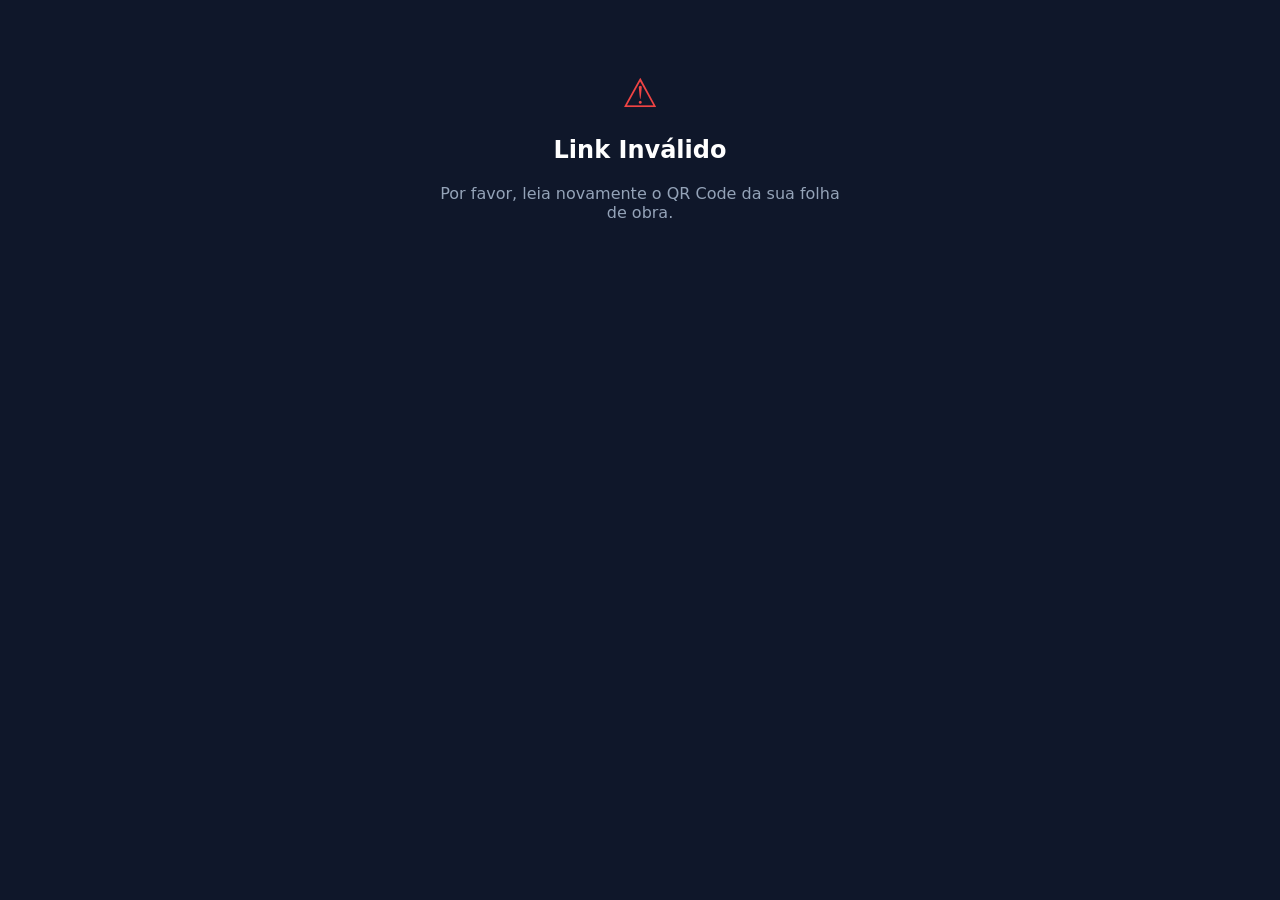
<file: frontend/status.html>
<!DOCTYPE html>
<html lang="pt">
<head>
  <meta charset="UTF-8">
  <meta name="viewport" content="width=device-width, initial-scale=1.0, maximum-scale=1.0, user-scalable=no">
  <title>SGO - Estado do Veículo</title>
  <style>
    /* CSS embutido para velocidade máxima no telemóvel do cliente */
    body { margin: 0; font-family: 'Segoe UI', system-ui, sans-serif; background-color: #0f172a; color: #f8fafc; display: flex; justify-content: center; min-height: 100vh; }
    .app-container { width: 100%; max-width: 450px; padding: 20px; box-sizing: border-box; }
    .header { text-align: center; margin-bottom: 30px; margin-top: 10px; }
    .header h1 { margin: 0; color: #38bdf8; font-size: 24px; letter-spacing: 1px; }
    .header p { margin: 5px 0 0 0; color: #94a3b8; font-size: 14px; }
    
    .vehicle-card { background: #1e293b; border-radius: 12px; padding: 20px; text-align: center; margin-bottom: 25px; border-top: 4px solid #38bdf8; box-shadow: 0 4px 6px rgba(0,0,0,0.3); }
    .plate { display: inline-block; background: white; color: black; font-size: 22px; font-weight: 800; letter-spacing: 2px; padding: 4px 15px; border-radius: 6px; border: 2px solid #cbd5e1; margin-bottom: 10px; }
    .model { margin: 0; font-size: 16px; color: #cbd5e1; }
    
    .timeline { position: relative; padding-left: 30px; margin-bottom: 30px; }
    .timeline::before { content: ''; position: absolute; left: 11px; top: 5px; bottom: 5px; width: 2px; background: #334155; }
    .tl-item { position: relative; margin-bottom: 25px; }
    .tl-dot { position: absolute; left: -30px; width: 24px; height: 24px; border-radius: 50%; background: #1e293b; border: 2px solid #475569; display: flex; justify-content: center; align-items: center; font-size: 12px; z-index: 2; }
    .tl-content { padding-top: 2px; }
    .tl-title { margin: 0; font-size: 16px; font-weight: 600; color: #94a3b8; }
    .tl-desc { margin: 4px 0 0 0; font-size: 13px; color: #64748b; }
    
    /* Estados da Timeline */
    .tl-item.done .tl-dot { background: #10b981; border-color: #10b981; color: white; }
    .tl-item.done .tl-title { color: #10b981; }
    .tl-item.active .tl-dot { background: #38bdf8; border-color: #38bdf8; color: white; box-shadow: 0 0 0 4px rgba(56, 189, 248, 0.2); animation: pulse 2s infinite; }
    .tl-item.active .tl-title { color: #38bdf8; }
    .tl-item.warning .tl-dot { background: #f59e0b; border-color: #f59e0b; color: white; }
    .tl-item.warning .tl-title { color: #f59e0b; }
    
    @keyframes pulse { 0% { box-shadow: 0 0 0 0 rgba(56, 189, 248, 0.4); } 70% { box-shadow: 0 0 0 10px rgba(56, 189, 248, 0); } 100% { box-shadow: 0 0 0 0 rgba(56, 189, 248, 0); } }

    .price-card { background: rgba(16, 185, 129, 0.1); border: 1px solid rgba(16, 185, 129, 0.2); border-radius: 12px; padding: 20px; text-align: center; margin-bottom: 25px; }
    .price-card h3 { margin: 0 0 5px 0; color: #10b981; font-size: 32px; }
    .price-card p { margin: 0; color: #94a3b8; font-size: 13px; }

    .ops-box { background: #1e293b; border-radius: 12px; padding: 20px; }
    .ops-box h3 { margin: 0 0 15px 0; font-size: 15px; color: #f8fafc; text-transform: uppercase; letter-spacing: 1px; border-bottom: 1px solid #334155; padding-bottom: 10px; }
    .op-item { display: flex; justify-content: space-between; font-size: 14px; padding: 10px 0; border-bottom: 1px dashed #334155; }
    .op-item:last-child { border-bottom: none; padding-bottom: 0; }
    .op-status.concluida { color: #10b981; font-weight: bold;}
    .op-status.pendente { color: #f59e0b; font-weight: bold;}

    .loading { text-align: center; margin-top: 50px; color: #94a3b8; }
    .spinner { display: inline-block; width: 40px; height: 40px; border: 3px solid rgba(255,255,255,0.1); border-radius: 50%; border-top-color: #38bdf8; animation: spin 1s ease-in-out infinite; margin-bottom: 15px; }
    @keyframes spin { to { transform: rotate(360deg); } }
  </style>
</head>
<body>

  <div class="app-container" id="app">
    <div class="loading">
      <div class="spinner"></div>
      <p>A sincronizar com a oficina...</p>
    </div>
  </div>

  <script src="js/status.js"></script>
</body>
</html>
</file>
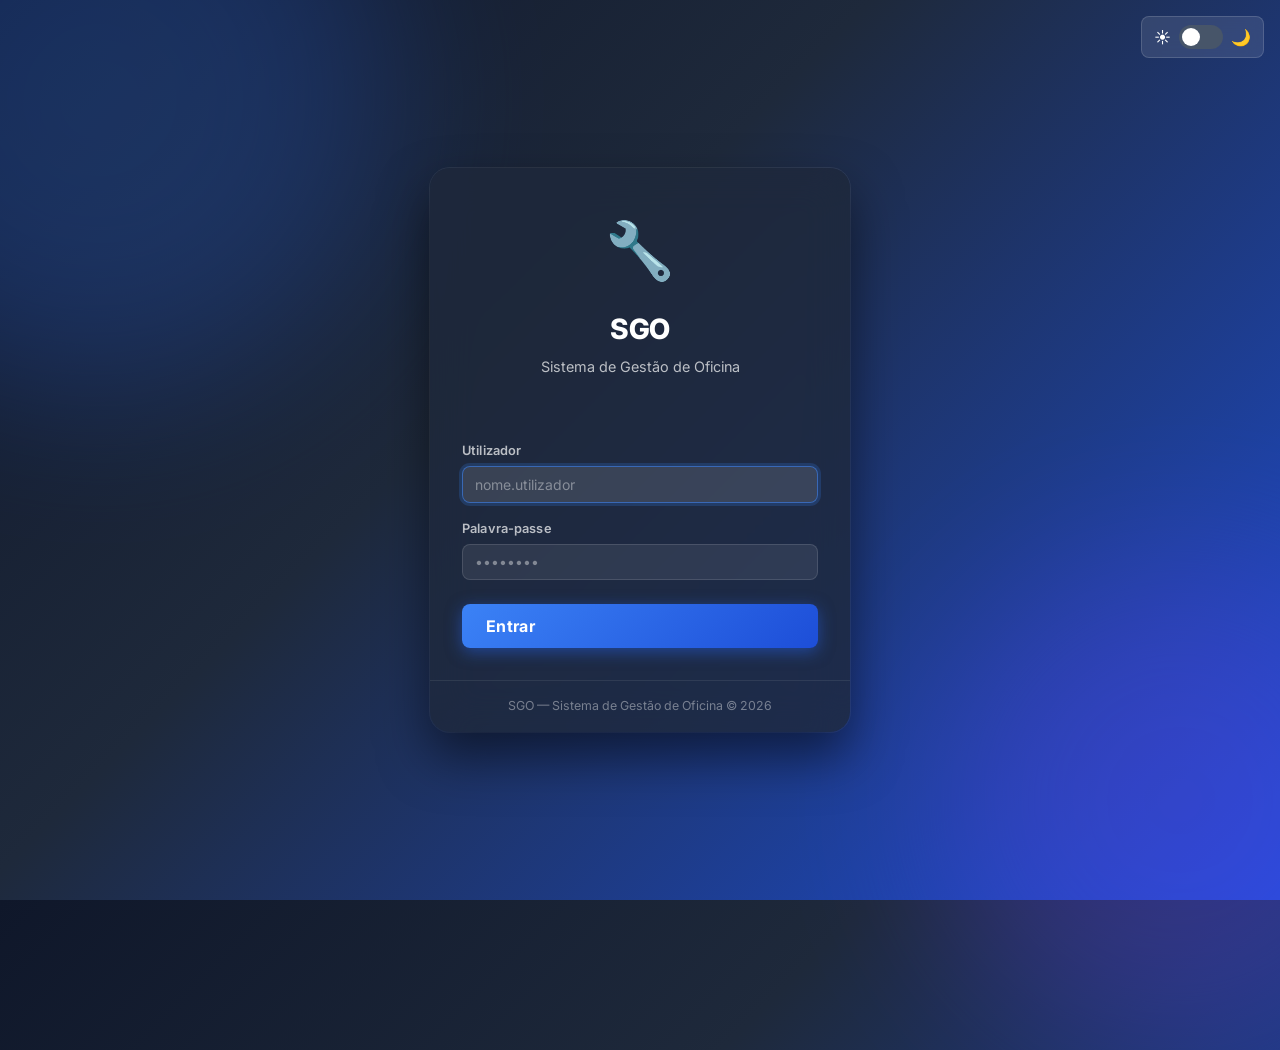
<file: frontend/viaturas.html>
<!DOCTYPE html>
<html lang="pt">
<head>
  <meta charset="UTF-8">
  <meta name="viewport" content="width=device-width, initial-scale=1.0">
  <title>SGO – Viaturas</title>
  <link rel="stylesheet" href="css/styles.css">
</head>
<body class="app-layout">

  <div id="sidebar-overlay" class="sidebar-overlay"></div>

  <!-- ── Sidebar ── -->
  <nav class="sidebar">
    <div class="sidebar-header">
      <div class="sidebar-logo">
        <div class="logo-icon">🔧</div>
        <div class="logo-text">SGO<div class="logo-subtitle">Gestão de Oficina</div></div>
      </div>
    </div>
    <ul class="sidebar-nav">
      <li class="nav-section-label">Principal</li>
      <li><a href="dashboard.html"><span class="nav-icon">📊</span> Dashboard</a></li>
      <li><a href="agenda.html"><span class="nav-icon">📅</span> Agenda</a></li>
      <li class="nav-section-label">Gestão</li>
      <li><a href="clientes.html"><span class="nav-icon">👤</span> Clientes</a></li>
      <li><a href="viaturas.html"><span class="nav-icon">🚗</span> Viaturas</a></li>
      <li><a href="reparacoes.html"><span class="nav-icon">🔩</span> Reparações</a></li>
      <li><a href="pecas.html"><span class="nav-icon">📦</span> Peças &amp; Stock</a></li>
      <li><a href="mecanico.html"><span class="nav-icon">👨‍🔧</span> Painel Mecânico</a></li>
      <li><a href="faturas.html"><span class="nav-icon">💰</span> Faturação</a></li>
      <li><a href="logs.html"><span class="nav-icon">📋</span> Logs</a></li>
    </ul>
    <div class="theme-toggle">
      <span class="theme-toggle-icon">☀️</span>
      <label class="theme-switch" title="Alternar tema claro/escuro">
        <input type="checkbox" class="theme-checkbox" aria-label="Alternar tema">
        <span class="theme-slider"></span>
      </label>
      <span class="theme-toggle-icon">🌙</span>
    </div>
    <div class="sidebar-footer">
      <div class="sidebar-user">
        <div class="sidebar-avatar" id="sidebar-avatar">?</div>
        <div class="sidebar-user-info">
          <span class="user-name" id="sidebar-name">Utilizador</span>
          <span class="user-role" id="sidebar-role">—</span>
        </div>
      </div>
      <button class="btn btn-outline-danger btn-sm w-full" onclick="logout()">🚪 Sair</button>
    </div>
  </nav>

  <!-- ── Main ── -->
  <div class="main-content">
    <header class="page-header">
      <div class="page-header-left">
        <button id="mobile-menu-btn" class="mobile-menu-btn">☰</button>
        <div>
          <h1 class="page-title">🚗 Viaturas</h1>
          <p class="page-subtitle" id="viatura-count">—</p>
        </div>
      </div>
      <div class="page-header-actions">
        <button class="btn btn-primary" onclick="openCreateViatura()">+ Nova Viatura</button>
      </div>
    </header>

    <main class="page-body">

      <!-- Search -->
      <div class="section">
        <div class="search-bar" style="max-width:400px">
          <span class="search-icon">🔍</span>
          <input type="text" id="search-input" placeholder="Pesquisar por matrícula, marca, modelo…"
                 oninput="handleSearch(this.value)">
        </div>
      </div>

      <!-- Table -->
      <div class="table-wrapper">
        <table>
          <thead>
            <tr>
              <th>Matrícula</th>
              <th>Marca</th>
              <th>Modelo</th>
              <th>Ano</th>
              <th>Combustível</th>
              <th>Cliente</th>
              <th>Ações</th>
            </tr>
          </thead>
          <tbody id="viaturas-tbody">
            <tr><td colspan="7" class="text-center" style="padding:2rem">
              <div class="spinner"></div>
            </td></tr>
          </tbody>
        </table>
      </div>

    </main>
  </div>

  <!-- ── Panel: Detalhes Viatura ── -->
  <div id="panel-viatura" class="modal-overlay" role="dialog" aria-modal="true">
    <div class="modal modal-lg">
      <div class="modal-header">
        <h3 class="modal-title" id="panel-viatura-title">Detalhes da Viatura</h3>
        <button class="modal-close" onclick="hideModal('panel-viatura')">✕</button>
      </div>
      <div class="modal-body">
        <div id="panel-viatura-content">—</div>
      </div>
      <div class="modal-footer">
        <button class="btn btn-secondary" onclick="hideModal('panel-viatura')">Fechar</button>
      </div>
    </div>
  </div>

  <!-- ── Modal: Criar / Editar Viatura ── -->
  <div id="modal-viatura" class="modal-overlay" role="dialog" aria-modal="true">
    <div class="modal">
      <div class="modal-header">
        <h3 class="modal-title" id="modal-viatura-title">Nova Viatura</h3>
        <button class="modal-close" onclick="hideModal('modal-viatura')">✕</button>
      </div>
      <form id="form-viatura" onsubmit="submitViatura(event)">
        <div class="modal-body">
          <input type="hidden" id="viatura-id">

          <div class="form-group">
            <label for="viat-cliente">Cliente *</label>
            <select id="viat-cliente" required>
              <option value="">Selecionar cliente…</option>
            </select>
          </div>

          <div class="form-row">
            <div class="form-group">
              <label for="viat-matricula">Matrícula *</label>
              <input type="text" id="viat-matricula" required placeholder="AA-00-BB"
                     style="text-transform:uppercase">
            </div>
            <div class="form-group">
              <label for="viat-vin">VIN / Chassis</label>
              <input type="text" id="viat-vin" placeholder="WBA…">
            </div>
          </div>

          <div class="form-row">
            <div class="form-group">
              <label for="viat-marca">Marca *</label>
              <input type="text" id="viat-marca" required placeholder="BMW">
            </div>
            <div class="form-group">
              <label for="viat-modelo">Modelo *</label>
              <input type="text" id="viat-modelo" required placeholder="320d">
            </div>
          </div>

          <div class="form-row">
            <div class="form-group">
              <label for="viat-ano">Ano</label>
              <input type="number" id="viat-ano" min="1900" max="2099" placeholder="2020">
            </div>
            <div class="form-group">
              <label for="viat-combustivel">Combustível</label>
              <select id="viat-combustivel">
                <option value="">Selecionar…</option>
                <option value="GASOLINA">Gasolina</option>
                <option value="GASÓLEO">Gasóleo</option>
                <option value="HIBRIDO">Híbrido</option>
                <option value="ELETRICO">Elétrico</option>
                <option value="GAS">Gás</option>
              </select>
            </div>
          </div>

          <div class="form-row">
            <div class="form-group">
              <label for="viat-km">Quilometragem</label>
              <input type="number" id="viat-km" min="0" placeholder="50000">
            </div>
            <div class="form-group">
              <label for="viat-cor">Cor</label>
              <input type="text" id="viat-cor" placeholder="Preto">
            </div>
          </div>

          <div class="form-group">
            <label for="viat-obs">Observações</label>
            <textarea id="viat-obs" rows="2" placeholder="Notas…"></textarea>
          </div>
        </div>
        <div class="modal-footer">
          <button type="button" class="btn btn-secondary" onclick="hideModal('modal-viatura')">Cancelar</button>
          <button type="submit" class="btn btn-primary">Guardar</button>
        </div>
      </form>
    </div>
  </div>

  <script src="js/utils.js"></script>
  <script src="js/api.js"></script>
  <script src="js/auth.js"></script>
  <script src="js/viaturas.js"></script>
</body>
</html>
</file>
<file: frontend/css/styles.css>
/* ========================================================
   SGO - Sistema de Gestão de Oficina
   Main Stylesheet — Premium Edition
   ======================================================== */

/* ── Google Font Inter ── */
@import url('https://fonts.googleapis.com/css2?family=Inter:wght@300;400;500;600;700;800;900&display=swap');

/* ── CSS Variables (Light Theme) ── */
:root {
  --primary:       #2563eb;
  --primary-dark:  #1d4ed8;
  --primary-light: #dbeafe;
  --secondary:     #475569;
  --success:       #16a34a;
  --success-light: #dcfce7;
  --warning:       #d97706;
  --warning-light: #fef3c7;
  --danger:        #dc2626;
  --danger-light:  #fee2e2;
  --info:          #0891b2;
  --info-light:    #cffafe;
  --bg:            #f1f5f9;
  --card-bg:       #ffffff;
  --sidebar-bg:    #1e293b;
  --sidebar-hover: #334155;
  --sidebar-active:#2563eb;
  --text-primary:  #1e293b;
  --text-secondary:#475569;
  --border:        #cbd5e1;
  --border-focus:  #2563eb;
  --shadow-sm:     0 1px 2px rgba(0,0,0,.06);
  --shadow:        0 1px 3px rgba(0,0,0,.1), 0 1px 2px rgba(0,0,0,.06);
  --shadow-md:     0 4px 6px rgba(0,0,0,.07), 0 2px 4px rgba(0,0,0,.06);
  --shadow-lg:     0 10px 15px rgba(0,0,0,.1), 0 4px 6px rgba(0,0,0,.05);
  --shadow-xl:     0 20px 40px rgba(0,0,0,.12), 0 8px 16px rgba(0,0,0,.08);
  --radius:        .5rem;
  --radius-lg:     .75rem;
  --radius-xl:     1rem;
  --sidebar-width: 260px;
  --header-height: 64px;
  --transition:    .2s ease;
  --transition-bounce: .3s cubic-bezier(.34,1.56,.64,1);
  --table-header-bg: #f1f5f9;
  --table-stripe-bg: #f8fafc;
  --table-hover-bg:  #f1f5f9;
  --login-footer-bg: #f1f5f9;
  --scrollbar-thumb: #94a3b8;
  --scrollbar-hover: #64748b;
  /* KPI icon backgrounds */
  --kpi-blue-bg:   rgba(37,99,235,.1);
  --kpi-green-bg:  rgba(22,163,74,.1);
  --kpi-orange-bg: rgba(234,88,12,.1);
  --kpi-purple-bg: rgba(124,58,237,.1);
}

/* ── Dark Theme ── */
[data-theme="dark"] {
  --primary:       #3b82f6;
  --primary-dark:  #2563eb;
  --primary-light: #1e3a5f;
  --secondary:     #94a3b8;
  --success:       #22c55e;
  --success-light: #14532d;
  --warning:       #f59e0b;
  --warning-light: #451a03;
  --danger:        #ef4444;
  --danger-light:  #450a0a;
  --info:          #22d3ee;
  --info-light:    #083344;
  --bg:            #0f172a;
  --card-bg:       #1e293b;
  --sidebar-bg:    #0f172a;
  --sidebar-hover: #1e293b;
  --sidebar-active:#2563eb;
  --text-primary:  #e2e8f0;
  --text-secondary:#94a3b8;
  --border:        #334155;
  --border-focus:  #3b82f6;
  --shadow-sm:     0 1px 2px rgba(0,0,0,.3);
  --shadow:        0 1px 3px rgba(0,0,0,.4), 0 1px 2px rgba(0,0,0,.3);
  --shadow-md:     0 4px 6px rgba(0,0,0,.4), 0 2px 4px rgba(0,0,0,.3);
  --shadow-lg:     0 10px 15px rgba(0,0,0,.5), 0 4px 6px rgba(0,0,0,.3);
  --shadow-xl:     0 20px 40px rgba(0,0,0,.6), 0 8px 16px rgba(0,0,0,.4);
  --table-header-bg: #1a2332;
  --table-stripe-bg: #162032;
  --table-hover-bg:  #1e293b;
  --login-footer-bg: #1a2332;
  --scrollbar-thumb: #475569;
  --scrollbar-hover: #64748b;
  --kpi-blue-bg:   rgba(59,130,246,.15);
  --kpi-green-bg:  rgba(34,197,94,.15);
  --kpi-orange-bg: rgba(249,115,22,.15);
  --kpi-purple-bg: rgba(168,85,247,.15);
}

/* ── Reset & Base ── */
*, *::before, *::after { box-sizing: border-box; margin: 0; padding: 0; }

html { font-size: 16px; }

body {
  font-family: 'Inter', 'Segoe UI', system-ui, -apple-system, sans-serif;
  background: var(--bg);
  color: var(--text-primary);
  line-height: 1.5;
  min-height: 100vh;
  -webkit-font-smoothing: antialiased;
  -moz-osx-font-smoothing: grayscale;
}

a { color: var(--primary); text-decoration: none; }
a:hover { text-decoration: underline; }
ul { list-style: none; }
img { max-width: 100%; }

/* ── Page Fade-in ── */
@keyframes pageFadeIn {
  from { opacity: 0; transform: translateY(8px); }
  to   { opacity: 1; transform: translateY(0); }
}
.page-body { animation: pageFadeIn .35s ease; }

/* ── App Layout ── */
.app-layout { min-height: 100vh; }

/* ── Sidebar ── */
.sidebar {
  background: var(--sidebar-bg);
  color: #fff;
  display: flex;
  flex-direction: column;
  position: fixed;
  top: 0; left: 0;
  height: 100vh;
  width: var(--sidebar-width);
  overflow-y: auto;
  overflow-x: hidden;
  z-index: 100;
  transition: transform var(--transition);
  border-right: 1px solid rgba(255,255,255,.05);
}

.sidebar-header {
  padding: 1.25rem 1.5rem;
  border-bottom: 1px solid rgba(255,255,255,.1);
  flex-shrink: 0;
}

.sidebar-logo {
  display: flex;
  align-items: center;
  gap: .75rem;
  font-size: 1.25rem;
  font-weight: 700;
  color: #fff;
}

.sidebar-logo .logo-icon {
  width: 36px; height: 36px;
  background: linear-gradient(135deg, var(--primary), #1d4ed8);
  border-radius: var(--radius);
  display: flex;
  align-items: center;
  justify-content: center;
  font-size: 1.1rem;
  box-shadow: 0 4px 8px rgba(37,99,235,.4);
}

.sidebar-logo .logo-text { line-height: 1.1; }
.sidebar-logo .logo-subtitle {
  font-size: .65rem;
  font-weight: 400;
  color: #94a3b8;
  text-transform: uppercase;
  letter-spacing: .05em;
}

.sidebar-nav {
  flex: 1;
  padding: 1rem 0;
  overflow-y: auto;
}

.nav-section-label {
  padding: .5rem 1.5rem;
  font-size: .65rem;
  font-weight: 600;
  text-transform: uppercase;
  letter-spacing: .1em;
  color: #64748b;
  margin-top: .5rem;
}

.sidebar-nav a {
  display: flex;
  align-items: center;
  gap: .75rem;
  padding: .65rem 1rem .65rem 1.5rem;
  color: #94a3b8;
  transition: all var(--transition);
  border-radius: 0;
  font-size: .875rem;
  font-weight: 500;
  position: relative;
}

.sidebar-nav a::before {
  content: '';
  position: absolute;
  left: 0; top: 0; bottom: 0;
  width: 3px;
  background: transparent;
  border-radius: 0 4px 4px 0;
  transition: background var(--transition);
}

.sidebar-nav a:hover {
  background: var(--sidebar-hover);
  color: #e2e8f0;
  text-decoration: none;
}

.sidebar-nav a.active {
  background: rgba(37,99,235,.2);
  color: #93c5fd;
  font-weight: 600;
}

.sidebar-nav a.active::before {
  background: var(--primary);
}

.sidebar-nav .nav-icon {
  font-size: 1.1rem;
  width: 20px;
  text-align: center;
  flex-shrink: 0;
}

.sidebar-footer {
  padding: 1rem 1.5rem;
  border-top: 1px solid rgba(255,255,255,.1);
  flex-shrink: 0;
}

.sidebar-user {
  display: flex;
  align-items: center;
  gap: .75rem;
  margin-bottom: .75rem;
}

.sidebar-avatar {
  width: 36px; height: 36px;
  border-radius: 50%;
  background: linear-gradient(135deg, var(--primary), #7c3aed);
  display: flex;
  align-items: center;
  justify-content: center;
  font-weight: 700;
  font-size: .85rem;
  flex-shrink: 0;
  color: #fff;
}

.sidebar-user-info .user-name {
  font-size: .875rem;
  font-weight: 600;
  color: #e2e8f0;
  display: block;
}

.sidebar-user-info .user-role {
  font-size: .72rem;
  color: #94a3b8;
  display: block;
}

/* ── Main Content ── */
.main-content {
  margin-left: var(--sidebar-width);
  display: flex;
  flex-direction: column;
  min-height: 100vh;
}

/* ── Page Header ── */
.page-header {
  background: var(--card-bg);
  border-bottom: 1px solid var(--border);
  padding: 1rem 2rem;
  height: var(--header-height);
  display: flex;
  align-items: center;
  justify-content: space-between;
  position: sticky;
  top: 0;
  z-index: 50;
  box-shadow: var(--shadow-sm);
}

.page-header-left {
  display: flex;
  align-items: center;
  gap: 1rem;
}

.page-title {
  font-size: 1.25rem;
  font-weight: 700;
  color: var(--text-primary);
}

.page-subtitle {
  font-size: .825rem;
  color: var(--text-secondary);
}

.page-header-actions {
  display: flex;
  align-items: center;
  gap: .75rem;
}

/* ── Notification Bell ── */
.notif-btn {
  position: relative;
  background: none;
  border: 1px solid var(--border);
  border-radius: var(--radius);
  width: 36px; height: 36px;
  display: flex;
  align-items: center;
  justify-content: center;
  cursor: pointer;
  font-size: 1.1rem;
  color: var(--text-secondary);
  transition: all var(--transition);
}

.notif-btn:hover {
  background: var(--bg);
  border-color: var(--primary);
  color: var(--primary);
}

.notif-badge {
  position: absolute;
  top: -4px; right: -4px;
  background: var(--danger);
  color: #fff;
  font-size: .6rem;
  font-weight: 700;
  width: 16px; height: 16px;
  border-radius: 50%;
  display: flex;
  align-items: center;
  justify-content: center;
  border: 2px solid var(--card-bg);
  animation: pulse-notif 2s infinite;
}

@keyframes pulse-notif {
  0%, 100% { transform: scale(1); }
  50% { transform: scale(1.15); }
}

.notif-badge.hidden { display: none; }

/* Real-time clock */
.header-clock {
  font-size: .8rem;
  font-weight: 600;
  color: var(--text-secondary);
  font-variant-numeric: tabular-nums;
  letter-spacing: .02em;
  display: flex;
  align-items: center;
  gap: .4rem;
}

/* ── Page Body ── */
.page-body {
  flex: 1;
  padding: 2rem;
}

/* ── Buttons ── */
.btn {
  display: inline-flex;
  align-items: center;
  gap: .5rem;
  padding: .5rem 1rem;
  border-radius: var(--radius);
  font-size: .875rem;
  font-weight: 600;
  cursor: pointer;
  transition: all var(--transition);
  border: 1px solid transparent;
  white-space: nowrap;
  text-decoration: none;
  font-family: inherit;
}

.btn:hover { text-decoration: none; transform: translateY(-1px); }
.btn:active { transform: translateY(0); }

.btn-sm { padding: .3rem .65rem; font-size: .8rem; }
.btn-lg { padding: .75rem 1.5rem; font-size: 1rem; }
.btn-icon {
  padding: .5rem;
  width: 36px; height: 36px;
  justify-content: center;
}

.btn-primary {
  background: linear-gradient(135deg, var(--primary), var(--primary-dark));
  color: #fff;
  border-color: var(--primary);
  box-shadow: 0 2px 4px rgba(37,99,235,.3);
}
.btn-primary:hover {
  background: linear-gradient(135deg, var(--primary-dark), #1e40af);
  box-shadow: 0 4px 8px rgba(37,99,235,.4);
  border-color: var(--primary-dark);
}

.btn-secondary {
  background: transparent;
  color: var(--secondary);
  border-color: var(--border);
}
.btn-secondary:hover { background: var(--bg); }

.btn-success {
  background: linear-gradient(135deg, var(--success), #15803d);
  color: #fff;
  border-color: var(--success);
  box-shadow: 0 2px 4px rgba(22,163,74,.3);
}
.btn-success:hover { box-shadow: 0 4px 8px rgba(22,163,74,.4); }

.btn-warning {
  background: linear-gradient(135deg, var(--warning), #b45309);
  color: #fff;
  border-color: var(--warning);
}
.btn-warning:hover { box-shadow: 0 4px 8px rgba(217,119,6,.3); }

.btn-danger {
  background: linear-gradient(135deg, var(--danger), #b91c1c);
  color: #fff;
  border-color: var(--danger);
  box-shadow: 0 2px 4px rgba(220,38,38,.3);
}
.btn-danger:hover { box-shadow: 0 4px 8px rgba(220,38,38,.4); }

.btn-outline-primary {
  background: transparent;
  color: var(--primary);
  border-color: var(--primary);
}
.btn-outline-primary:hover { background: var(--primary-light); }

.btn-outline-danger {
  background: transparent;
  color: var(--danger);
  border-color: var(--danger);
}
.btn-outline-danger:hover { background: var(--danger-light); }

.btn-outline-secondary {
  background: transparent;
  color: var(--secondary);
  border-color: var(--border);
}
.btn-outline-secondary:hover { background: var(--bg); }

.btn:disabled {
  opacity: .5;
  cursor: not-allowed;
  transform: none !important;
  box-shadow: none !important;
}

/* ── Cards ── */
.card {
  background: var(--card-bg);
  border-radius: var(--radius-lg);
  box-shadow: var(--shadow);
  border: 1px solid var(--border);
  transition: box-shadow var(--transition);
}

.card-header {
  padding: 1rem 1.5rem;
  border-bottom: 1px solid var(--border);
  display: flex;
  align-items: center;
  justify-content: space-between;
  gap: 1rem;
}

.card-title {
  font-size: 1rem;
  font-weight: 600;
  color: var(--text-primary);
}

.card-body { padding: 1.5rem; }

/* ── Charts ── */
.chart-body {
  position: relative;
  height: 300px;
}

.chart-body--center {
  display: flex;
  justify-content: center;
}

.chart-body canvas {
  display: block;
  width: 100% !important;
  height: 100% !important;
}

.card-footer {
  padding: 1rem 1.5rem;
  border-top: 1px solid var(--border);
  background: var(--bg);
  border-radius: 0 0 var(--radius-lg) var(--radius-lg);
}

/* ── KPI Grid ── */
.kpi-grid {
  display: grid;
  grid-template-columns: repeat(auto-fit, minmax(240px, 1fr));
  gap: 1.25rem;
  margin-bottom: 2rem;
}

.dashboard-kpi-row {
  display: grid;
  grid-template-columns: repeat(auto-fit, minmax(200px, 1fr));
  gap: 1.25rem;
  margin-bottom: 1.5rem;
}

/* KPI Card — Premium */
.kpi-card {
  background: var(--card-bg);
  border-radius: var(--radius-lg);
  padding: 1.5rem;
  box-shadow: var(--shadow);
  border: 1px solid var(--border);
  display: flex;
  align-items: center;
  gap: 1rem;
  transition: all var(--transition);
  position: relative;
  overflow: hidden;
}

.kpi-card::after {
  content: '';
  position: absolute;
  top: 0; right: 0;
  width: 80px; height: 80px;
  border-radius: 50%;
  opacity: .06;
  transform: translate(20px, -20px);
  background: var(--primary);
}

.kpi-card:hover {
  box-shadow: var(--shadow-md);
  transform: translateY(-2px);
}

@keyframes kpiIn {
  from { opacity: 0; transform: translateY(16px); }
  to   { opacity: 1; transform: translateY(0); }
}

.kpi-card { animation: kpiIn .4s ease both; }
.kpi-card:nth-child(2) { animation-delay: .05s; }
.kpi-card:nth-child(3) { animation-delay: .1s; }
.kpi-card:nth-child(4) { animation-delay: .15s; }

.kpi-icon {
  font-size: 1.5rem;
  width: 52px; height: 52px;
  display: flex;
  align-items: center;
  justify-content: center;
  border-radius: var(--radius-lg);
  flex-shrink: 0;
}

.kpi-icon-blue   { background: var(--kpi-blue-bg);   }
.kpi-icon-green  { background: var(--kpi-green-bg);  }
.kpi-icon-orange { background: var(--kpi-orange-bg); }
.kpi-icon-purple { background: var(--kpi-purple-bg); }

.kpi-info { display: flex; flex-direction: column; flex: 1; }

.kpi-label {
  font-size: .75rem;
  font-weight: 600;
  text-transform: uppercase;
  letter-spacing: .06em;
  color: var(--text-secondary);
}

.kpi-value {
  font-size: 1.85rem;
  font-weight: 800;
  color: var(--text-primary);
  line-height: 1.2;
  font-variant-numeric: tabular-nums;
}

.kpi-card-inner {
  display: flex;
  align-items: flex-start;
  justify-content: space-between;
  width: 100%;
}

.kpi-meta {
  font-size: .78rem;
  color: var(--text-secondary);
  margin-top: .15rem;
}

.kpi-trend-up   { color: var(--success); font-size: .8rem; font-weight: 600; }
.kpi-trend-down { color: var(--danger);  font-size: .8rem; font-weight: 600; }

/* ── Skeleton Loading ── */
@keyframes shimmer {
  0%   { background-position: -400px 0; }
  100% { background-position: 400px 0; }
}

.skeleton {
  background: linear-gradient(90deg, var(--border) 25%, var(--table-stripe-bg) 50%, var(--border) 75%);
  background-size: 400px 100%;
  animation: shimmer 1.4s infinite;
  border-radius: var(--radius);
}

.skeleton-row {
  display: flex;
  align-items: center;
  gap: 1rem;
  padding: .85rem 1rem;
  border-bottom: 1px solid var(--border);
}

.skeleton-cell {
  height: 14px;
  border-radius: 4px;
}

/* ── Progress Bar ── */
.progress-bar-wrapper {
  background: var(--border);
  border-radius: 99px;
  height: 10px;
  overflow: hidden;
}

.progress-bar {
  height: 100%;
  border-radius: 99px;
  transition: width .6s cubic-bezier(.4,0,.2,1), background .4s ease;
}

.progress-bar.green  { background: linear-gradient(90deg, #22c55e, #16a34a); }
.progress-bar.yellow { background: linear-gradient(90deg, #f59e0b, #d97706); }
.progress-bar.red    { background: linear-gradient(90deg, #ef4444, #dc2626); }

/* ── Tables ── */
.table-wrapper {
  overflow-x: auto;
  border-radius: var(--radius-lg);
  border: 1px solid var(--border);
  background: var(--card-bg);
  box-shadow: var(--shadow);
}

table {
  width: 100%;
  border-collapse: collapse;
  font-size: .875rem;
}

thead th {
  background: var(--table-header-bg);
  padding: .75rem 1rem;
  text-align: left;
  font-weight: 700;
  font-size: .75rem;
  text-transform: uppercase;
  letter-spacing: .06em;
  color: var(--text-secondary);
  border-bottom: 1px solid var(--border);
  white-space: nowrap;
}

tbody tr {
  border-bottom: 1px solid var(--border);
  transition: background var(--transition), transform var(--transition);
}

tbody tr:hover {
  background: var(--table-hover-bg);
}

tbody tr:last-child { border-bottom: none; }
tbody tr:nth-child(even) { background: var(--table-stripe-bg); }
tbody tr:nth-child(even):hover { background: var(--table-hover-bg); }

td {
  padding: .75rem 1rem;
  color: var(--text-primary);
  vertical-align: middle;
}

.modern-table { width: 100%; border-collapse: collapse; font-size: .875rem; }
.modern-table thead th { padding: 1rem; font-size: .8rem; }
.modern-table td { padding: 1rem; }
.modern-table tbody tr.active-row {
  background: var(--primary-light);
  border-left: 4px solid var(--primary);
}

[data-theme="dark"] .modern-table tbody tr.active-row {
  background: rgba(59,130,246,.15);
  border-left-color: var(--primary);
}

.table-actions {
  display: flex;
  gap: .4rem;
  flex-wrap: wrap;
}

/* ── Badges / Pills ── */
.badge {
  display: inline-flex;
  align-items: center;
  gap: .25rem;
  padding: .25rem .65rem;
  border-radius: 99px;
  font-size: .72rem;
  font-weight: 600;
  white-space: nowrap;
  letter-spacing: .02em;
}

.badge-primary   { background: var(--primary-light); color: var(--primary-dark); }
.badge-success   { background: var(--success-light); color: #15803d; }
.badge-warning   { background: var(--warning-light); color: #92400e; }
.badge-danger    { background: var(--danger-light);  color: #991b1b; }
.badge-info      { background: var(--info-light);    color: #0e7490; }
.badge-secondary { background: var(--table-header-bg); color: var(--secondary); }
.badge-dark      { background: #334155; color: #fff; }

/* ── Forms ── */
.form-group {
  display: flex;
  flex-direction: column;
  gap: .35rem;
}

.form-row {
  display: grid;
  grid-template-columns: 1fr 1fr;
  gap: 1rem;
}

.form-row-3 {
  display: grid;
  grid-template-columns: 1fr 1fr 1fr;
  gap: 1rem;
}

label {
  font-size: .8rem;
  font-weight: 600;
  color: var(--text-secondary);
  letter-spacing: .01em;
}

input, select, textarea {
  width: 100%;
  padding: .55rem .75rem;
  border: 1px solid var(--border);
  border-radius: var(--radius);
  font-size: .875rem;
  background: var(--card-bg);
  color: var(--text-primary);
  transition: border-color var(--transition), box-shadow var(--transition);
  font-family: inherit;
}

input:focus, select:focus, textarea:focus {
  outline: none;
  border-color: var(--border-focus);
  box-shadow: 0 0 0 3px rgba(37,99,235,.15);
}

input::placeholder, textarea::placeholder { color: #94a3b8; }
textarea { resize: vertical; min-height: 80px; }

.input-group { display: flex; gap: .5rem; }
.input-group input { flex: 1; }
.form-hint { font-size: .75rem; color: var(--text-secondary); }
.form-error { font-size: .75rem; color: var(--danger); }

/* ── Modals ── */
.modal-overlay {
  position: fixed;
  inset: 0;
  background: rgba(0,0,0,.5);
  backdrop-filter: blur(4px);
  display: flex;
  align-items: center;
  justify-content: center;
  z-index: 1000;
  padding: 1rem;
  opacity: 0;
  visibility: hidden;
  transition: opacity var(--transition), visibility var(--transition);
}

.modal-overlay.active {
  opacity: 1;
  visibility: visible;
}

.modal {
  background: var(--card-bg);
  border-radius: var(--radius-xl);
  box-shadow: var(--shadow-xl);
  width: 100%;
  max-width: 600px;
  max-height: 90vh;
  overflow-y: auto;
  transform: translateY(-24px) scale(.97);
  transition: transform .25s cubic-bezier(.34,1.56,.64,1);
  border: 1px solid var(--border);
}

.modal-overlay.active .modal {
  transform: translateY(0) scale(1);
}

.modal-lg  { max-width: 820px; }
.modal-sm  { max-width: 420px; }
.modal-md  { max-width: 520px; }

.modal-header {
  padding: 1.25rem 1.5rem;
  border-bottom: 1px solid var(--border);
  display: flex;
  align-items: center;
  justify-content: space-between;
  position: sticky;
  top: 0;
  background: var(--card-bg);
  z-index: 1;
  border-radius: var(--radius-xl) var(--radius-xl) 0 0;
}

.modal-title { font-size: 1.05rem; font-weight: 700; }

.modal-close {
  background: none;
  border: none;
  cursor: pointer;
  padding: .35rem;
  color: var(--text-secondary);
  font-size: 1.1rem;
  line-height: 1;
  display: flex;
  align-items: center;
  justify-content: center;
  border-radius: var(--radius);
  transition: all var(--transition);
}
.modal-close:hover { background: var(--danger-light); color: var(--danger); }

.modal-body {
  padding: 1.5rem;
  display: flex;
  flex-direction: column;
  gap: 1rem;
}

.modal-footer {
  padding: 1rem 1.5rem;
  border-top: 1px solid var(--border);
  display: flex;
  justify-content: flex-end;
  gap: .75rem;
  position: sticky;
  bottom: 0;
  background: var(--card-bg);
  border-radius: 0 0 var(--radius-xl) var(--radius-xl);
}

/* ── Confirm Dialog Modal ── */
#modal-confirm .modal {
  max-width: 380px;
}

.confirm-icon {
  font-size: 3rem;
  text-align: center;
  margin-bottom: .5rem;
}

.confirm-msg {
  text-align: center;
  font-size: .95rem;
  color: var(--text-primary);
  line-height: 1.6;
}

/* ── Toast Notifications ── */
.toast-container {
  position: fixed;
  bottom: 1.5rem;
  right: 1.5rem;
  z-index: 9999;
  display: flex;
  flex-direction: column;
  gap: .5rem;
}

.toast {
  background: var(--card-bg);
  border-radius: var(--radius-lg);
  box-shadow: var(--shadow-xl);
  padding: .9rem 1.25rem;
  display: flex;
  align-items: center;
  gap: .75rem;
  font-size: .875rem;
  font-weight: 500;
  min-width: 280px;
  max-width: 400px;
  border-left: 4px solid var(--primary);
  animation: toastIn .3s cubic-bezier(.34,1.56,.64,1) forwards;
  border: 1px solid var(--border);
  border-left-width: 4px;
}

.toast.toast-success { border-left-color: var(--success); }
.toast.toast-error   { border-left-color: var(--danger); }
.toast.toast-warning { border-left-color: var(--warning); }
.toast.toast-info    { border-left-color: var(--info); }

.toast-icon { font-size: 1.2rem; flex-shrink: 0; }
.toast-msg  { flex: 1; line-height: 1.4; }
.toast-close {
  background: none;
  border: none;
  cursor: pointer;
  color: var(--text-secondary);
  font-size: 1rem;
  line-height: 1;
  padding: .2rem;
  border-radius: 4px;
  transition: all var(--transition);
}
.toast-close:hover { background: var(--bg); }

@keyframes toastIn {
  from { transform: translateX(120%); opacity: 0; }
  to   { transform: translateX(0);    opacity: 1; }
}

/* ── Alert Boxes ── */
.alert {
  border-radius: var(--radius);
  padding: .85rem 1.25rem;
  display: flex;
  align-items: flex-start;
  gap: .75rem;
  font-size: .875rem;
  border: 1px solid transparent;
}

.alert-success { background: var(--success-light); border-color: #86efac; color: #15803d; }
.alert-warning { background: var(--warning-light); border-color: #fcd34d; color: #92400e; }
.alert-danger  { background: var(--danger-light);  border-color: #fca5a5; color: #991b1b; }
.alert-info    { background: var(--info-light);    border-color: #67e8f9; color: #0e7490; }
.alert-icon { font-size: 1.1rem; margin-top: .1rem; }

/* ── Search Bar ── */
.search-bar {
  display: flex;
  align-items: center;
  gap: .5rem;
  background: var(--card-bg);
  border: 1px solid var(--border);
  border-radius: var(--radius);
  padding: .5rem .75rem;
  transition: border-color var(--transition), box-shadow var(--transition);
}
.search-bar:focus-within {
  border-color: var(--border-focus);
  box-shadow: 0 0 0 3px rgba(37,99,235,.15);
}
.search-bar input {
  border: none;
  padding: 0;
  background: transparent;
  font-size: .875rem;
  min-width: 200px;
}
.search-bar input:focus { box-shadow: none; }
.search-icon { color: var(--text-secondary); }

/* ── Agenda Calendar ── */
.agenda-header {
  display: flex;
  align-items: center;
  justify-content: space-between;
  gap: 1rem;
  margin-bottom: 1.5rem;
}

.week-nav {
  display: flex;
  align-items: center;
  gap: .75rem;
}

.week-label {
  font-weight: 600;
  font-size: .95rem;
  min-width: 180px;
  text-align: center;
}

.calendar-grid {
  background: var(--card-bg);
  border-radius: var(--radius-lg);
  border: 1px solid var(--border);
  overflow: hidden;
  box-shadow: var(--shadow);
}

.calendar-header-row {
  display: grid;
  grid-template-columns: 70px repeat(6, 1fr);
  background: var(--table-header-bg);
  border-bottom: 2px solid var(--border);
}

.cal-header-cell {
  padding: .85rem .5rem;
  text-align: center;
  font-size: .8rem;
  font-weight: 700;
  text-transform: uppercase;
  letter-spacing: .05em;
  color: var(--text-secondary);
  border-right: 1px solid var(--border);
}

.cal-header-cell:first-child { background: transparent; }
.cal-header-cell:last-child  { border-right: none; }

.cal-header-cell .cal-date {
  font-size: 1.1rem;
  font-weight: 700;
  color: var(--text-primary);
  display: block;
  margin-top: .15rem;
}

.cal-header-cell.today { background: var(--primary-light); color: var(--primary); }
.cal-header-cell.today .cal-date { color: var(--primary); }

.calendar-body { overflow-y: auto; max-height: 600px; }

.calendar-row {
  display: grid;
  grid-template-columns: 70px repeat(6, 1fr);
  border-bottom: 1px solid var(--border);
}
.calendar-row:last-child { border-bottom: none; }

.cal-time {
  padding: .5rem;
  text-align: center;
  font-size: .72rem;
  font-weight: 600;
  color: var(--text-secondary);
  background: var(--table-header-bg);
  border-right: 1px solid var(--border);
  display: flex;
  align-items: center;
  justify-content: center;
}

.cal-slot {
  padding: .4rem;
  border-right: 1px solid var(--border);
  cursor: pointer;
  transition: opacity var(--transition), filter var(--transition);
  min-height: 64px;
  display: flex;
  flex-direction: column;
  align-items: center;
  justify-content: center;
  gap: .2rem;
  position: relative;
}

.cal-slot:last-child { border-right: none; }
.cal-slot:hover { filter: brightness(.95); }

.slot-empty   { background: #f0fdf4; }
.slot-partial { background: #fefce8; }
.slot-busy    { background: #fff7ed; }
.slot-full    { background: #fef2f2; cursor: not-allowed; }
.slot-past    { background: var(--table-header-bg); cursor: default; }

.slot-count { font-size: .8rem; font-weight: 700; color: var(--text-secondary); }
.slot-empty   .slot-count { color: var(--success); }
.slot-partial .slot-count { color: var(--warning); }
.slot-busy    .slot-count { color: #ea580c; }
.slot-full    .slot-count { color: var(--danger); }

.slot-badge {
  font-size: .62rem;
  font-weight: 700;
  padding: .1rem .35rem;
  border-radius: 99px;
  text-transform: uppercase;
}

.slot-empty   .slot-badge { background: #dcfce7; color: #15803d; }
.slot-partial .slot-badge { background: #fef3c7; color: #92400e; }
.slot-busy    .slot-badge { background: #ffedd5; color: #9a3412; }
.slot-full    .slot-badge { background: #fee2e2; color: #991b1b; }

.slot-appointments { width: 100%; display: flex; flex-direction: column; gap: .15rem; }

.slot-appt {
  font-size: .68rem;
  background: var(--primary);
  color: #fff;
  border-radius: 3px;
  padding: .1rem .3rem;
  overflow: hidden;
  text-overflow: ellipsis;
  white-space: nowrap;
  max-width: 100%;
}

/* ── Mechanic Panel ── */
.mecanico-layout {
  display: grid;
  grid-template-columns: 320px 1fr;
  gap: 1.5rem;
  height: calc(100vh - var(--header-height) - 4rem);
}

.mecanico-dashboard-grid {
  display: grid;
  grid-template-columns: 1fr 450px;
  gap: 1.5rem;
  align-items: start;
}

.repair-list {
  display: flex;
  flex-direction: column;
  gap: .5rem;
  overflow-y: auto;
}

.repair-item {
  background: var(--card-bg);
  border: 1px solid var(--border);
  border-radius: var(--radius);
  padding: .85rem 1rem;
  cursor: pointer;
  transition: all var(--transition);
  border-left: 4px solid transparent;
}

.repair-item:hover { border-color: var(--primary); box-shadow: var(--shadow-sm); transform: translateX(2px); }
.repair-item.active { border-left-color: var(--primary); background: var(--primary-light); }

.repair-item-header {
  display: flex;
  align-items: center;
  justify-content: space-between;
  margin-bottom: .25rem;
}

.repair-matricula { font-weight: 700; font-size: .95rem; }
.repair-item-meta { font-size: .78rem; color: var(--text-secondary); }

/* ── Stopwatch ── */
.stopwatch {
  background: linear-gradient(135deg, #0f172a, #1e293b);
  border-radius: var(--radius-lg);
  padding: 1.5rem;
  text-align: center;
  color: #fff;
  border: 1px solid #334155;
}

.stopwatch-display {
  font-family: 'Courier New', Courier, monospace;
  font-size: 3rem;
  font-weight: 700;
  letter-spacing: .1em;
  color: #22d3ee;
  margin-bottom: 1rem;
  text-shadow: 0 0 20px rgba(34,211,238,.4);
}

.stopwatch-controls { display: flex; gap: .75rem; justify-content: center; }

/* ── Checklist ── */
.checklist { display: flex; flex-direction: column; gap: .5rem; }

.checklist-item {
  display: flex;
  align-items: center;
  gap: .75rem;
  padding: .65rem .85rem;
  background: var(--bg);
  border-radius: var(--radius);
  border: 1px solid transparent;
  transition: all var(--transition);
  cursor: pointer;
}

.checklist-item:hover { border-color: var(--border); }
.checklist-item input[type="checkbox"] { width: 18px; height: 18px; cursor: pointer; flex-shrink: 0; }

.checklist-item label {
  font-size: .875rem;
  cursor: pointer;
  user-select: none;
  flex: 1;
  font-weight: 500;
  color: var(--text-primary);
}

.checklist-item.checked { background: var(--success-light); border-color: #86efac; }
.checklist-item.checked label { text-decoration: line-through; color: var(--text-secondary); }

/* ── Operations ── */
.op-item {
  padding: .85rem 1rem;
  background: var(--bg);
  border-radius: var(--radius);
  border: 1px solid var(--border);
  display: flex;
  align-items: center;
  justify-content: space-between;
  gap: 1rem;
  transition: all var(--transition);
}
.op-item:hover { border-color: var(--primary); }
.op-info { flex: 1; }
.op-desc { font-weight: 600; font-size: .9rem; }
.op-meta { font-size: .78rem; color: var(--text-secondary); }

/* ── Login Page ── */
.login-page {
  min-height: 100vh;
  background: linear-gradient(135deg, #0f172a 0%, #1e293b 40%, #1d4ed8 100%);
  display: flex;
  align-items: center;
  justify-content: center;
  padding: 1rem;
  position: relative;
  overflow: hidden;
}

/* Animated background blobs */
.login-page::before,
.login-page::after {
  content: '';
  position: absolute;
  border-radius: 50%;
  filter: blur(80px);
  opacity: .25;
  animation: blobFloat 8s ease-in-out infinite alternate;
}

.login-page::before {
  width: 600px; height: 600px;
  background: radial-gradient(circle, #3b82f6, #1d4ed8);
  top: -200px; left: -200px;
}

.login-page::after {
  width: 500px; height: 500px;
  background: radial-gradient(circle, #7c3aed, #4f46e5);
  bottom: -150px; right: -150px;
  animation-delay: -4s;
}

@keyframes blobFloat {
  from { transform: translate(0, 0) scale(1); }
  to   { transform: translate(40px, 30px) scale(1.1); }
}

.login-card {
  background: rgba(30,41,59,.8);
  backdrop-filter: blur(20px);
  border-radius: 1.25rem;
  box-shadow: 0 25px 50px rgba(0,0,0,.5), 0 0 0 1px rgba(255,255,255,.08);
  width: 100%;
  max-width: 420px;
  overflow: hidden;
  animation: loginCardIn .5s cubic-bezier(.34,1.56,.64,1);
  position: relative;
  z-index: 1;
}

@keyframes loginCardIn {
  from { opacity: 0; transform: translateY(30px) scale(.95); }
  to   { opacity: 1; transform: translateY(0) scale(1); }
}

.login-header {
  padding: 2.5rem 2rem;
  text-align: center;
  color: #fff;
  background: transparent;
  position: relative;
}

.login-logo {
  font-size: 3.5rem;
  margin-bottom: 1rem;
  display: block;
  animation: logoBounce .8s cubic-bezier(.34,1.56,.64,1) .2s both;
}

@keyframes logoBounce {
  from { opacity: 0; transform: scale(.5) rotate(-10deg); }
  to   { opacity: 1; transform: scale(1) rotate(0deg); }
}

.login-title {
  font-size: 1.75rem;
  font-weight: 800;
  margin-bottom: .35rem;
  letter-spacing: -.02em;
}

.login-subtitle {
  font-size: .9rem;
  opacity: .7;
  font-weight: 400;
}

.login-body {
  padding: 1.5rem 2rem 2rem;
  display: flex;
  flex-direction: column;
  gap: 1.25rem;
}

.login-body input {
  background: rgba(255,255,255,.08);
  border-color: rgba(255,255,255,.12);
  color: #fff;
}

.login-body input:focus {
  background: rgba(255,255,255,.12);
  border-color: rgba(59,130,246,.6);
  box-shadow: 0 0 0 3px rgba(59,130,246,.2);
}

.login-body input::placeholder { color: rgba(255,255,255,.4); }
.login-body label { color: rgba(255,255,255,.7); }

.login-body .btn-primary {
  background: linear-gradient(135deg, #3b82f6, #1d4ed8);
  border: none;
  box-shadow: 0 4px 16px rgba(37,99,235,.5);
  font-size: 1rem;
  font-weight: 700;
  letter-spacing: .02em;
}

.login-body .btn-primary:hover {
  background: linear-gradient(135deg, #2563eb, #1e40af);
  box-shadow: 0 6px 20px rgba(37,99,235,.6);
}

.login-error {
  display: none;
  padding: .75rem 1rem;
  background: rgba(220,38,38,.2);
  border: 1px solid rgba(220,38,38,.4);
  border-radius: var(--radius);
  color: #fca5a5;
  font-size: .875rem;
}
.login-error.show { display: block; }

.login-footer {
  padding: 1rem 2rem;
  text-align: center;
  font-size: .775rem;
  color: rgba(255,255,255,.4);
  border-top: 1px solid rgba(255,255,255,.08);
}

/* ── Section Spacing ── */
.section { margin-bottom: 2rem; }
.section:last-child { margin-bottom: 0; }

#users-section {
  margin-top: 1rem;
}

.section-header {
  display: flex;
  align-items: center;
  justify-content: space-between;
  margin-bottom: 1rem;
  gap: 1rem;
}

.section-title { font-size: 1rem; font-weight: 700; color: var(--text-primary); }

/* ── Tabs ── */
.tabs {
  display: flex;
  gap: 0;
  border-bottom: 2px solid var(--border);
  margin-bottom: 1.5rem;
}

.tab-btn {
  padding: .65rem 1.25rem;
  font-size: .875rem;
  font-weight: 600;
  color: var(--text-secondary);
  background: transparent;
  border: none;
  border-bottom: 2px solid transparent;
  margin-bottom: -2px;
  cursor: pointer;
  transition: all var(--transition);
  font-family: inherit;
}

.tab-btn:hover  { color: var(--primary); }
.tab-btn.active { color: var(--primary); border-bottom-color: var(--primary); }

.tab-panel { display: none; }
.tab-panel.active { display: block; }

/* ── Detail Panel ── */
.detail-panel {
  background: var(--card-bg);
  border-radius: var(--radius-lg);
  border: 1px solid var(--border);
  padding: 1.5rem;
  display: flex;
  flex-direction: column;
  gap: 1.25rem;
  overflow-y: auto;
}

.detail-empty {
  display: flex;
  flex-direction: column;
  align-items: center;
  justify-content: center;
  height: 100%;
  gap: 1rem;
  color: var(--text-secondary);
  min-height: 400px;
}

.detail-empty-icon { font-size: 3rem; }
.detail-empty-text { font-size: .875rem; font-weight: 500; text-align: center; }

/* ── Info Grid ── */
.info-grid {
  display: grid;
  grid-template-columns: 1fr 1fr;
  gap: .75rem;
}

.info-item { display: flex; flex-direction: column; gap: .15rem; }
.info-label { font-size: .72rem; font-weight: 600; text-transform: uppercase; letter-spacing: .05em; color: var(--text-secondary); }
.info-value { font-size: .9rem; font-weight: 600; color: var(--text-primary); }

/* ── Empty State ── */
.empty-state {
  display: flex;
  flex-direction: column;
  align-items: center;
  justify-content: center;
  padding: 4rem 2rem;
  gap: 1rem;
  color: var(--text-secondary);
}

.empty-icon { font-size: 3.5rem; opacity: .5; }
.empty-title { font-size: 1.1rem; font-weight: 600; color: var(--text-primary); }
.empty-desc  { font-size: .875rem; text-align: center; max-width: 320px; }

/* ── Two-column layout ── */
.two-col-layout {
  display: grid;
  grid-template-columns: 1fr 1fr;
  gap: 1.5rem;
  align-items: stretch;
}

.two-col-layout > .section {
  margin-bottom: 0;
  display: flex;
}

.two-col-layout > .section > .card {
  width: 100%;
  display: flex;
  flex-direction: column;
}

/* ── Separator ── */
hr {
  border: none;
  border-top: 1px solid var(--border);
  margin: 1rem 0;
}

/* ── Loading Spinner ── */
.spinner {
  display: inline-block;
  width: 20px; height: 20px;
  border: 2px solid var(--border);
  border-top-color: var(--primary);
  border-radius: 50%;
  animation: spin .7s linear infinite;
}

@keyframes spin { to { transform: rotate(360deg); } }

.loading-overlay {
  display: flex;
  align-items: center;
  justify-content: center;
  padding: 3rem;
  gap: 1rem;
  color: var(--text-secondary);
  font-size: .875rem;
}

/* ── Stock ── */
.stock-ok  { color: var(--success); font-weight: 600; }
.stock-low { color: var(--danger);  font-weight: 600; }

/* ── Scrollbar ── */
::-webkit-scrollbar { width: 6px; height: 6px; }
::-webkit-scrollbar-track { background: transparent; }
::-webkit-scrollbar-thumb { background: var(--scrollbar-thumb); border-radius: 99px; }
::-webkit-scrollbar-thumb:hover { background: var(--scrollbar-hover); }

/* ── Responsive ── */
@media (max-width: 1024px) {
  .mecanico-layout { grid-template-columns: 280px 1fr; }
  .mecanico-dashboard-grid { grid-template-columns: 1fr; }
  .kpi-grid { grid-template-columns: repeat(auto-fit, minmax(200px, 1fr)); }
  .chart-body { height: 260px; }
}

@media (max-width: 768px) {
  :root { --sidebar-width: 0px; }

  .sidebar { transform: translateX(-260px); width: 260px; }
  .sidebar.open { transform: translateX(0); }

  .main-content { margin-left: 0; }
  .page-body { padding: 1rem; }
  .page-header { padding: 1rem; }

  .form-row, .form-row-3 { grid-template-columns: 1fr; }
  .mecanico-layout { grid-template-columns: 1fr; height: auto; }
  .two-col-layout { grid-template-columns: 1fr; }
  .kpi-grid, .dashboard-kpi-row { grid-template-columns: 1fr 1fr; }
  .chart-body { height: 220px; }

  .calendar-header-row,
  .calendar-row { grid-template-columns: 50px repeat(6, 1fr); }

  .mobile-menu-btn {
    display: flex;
    align-items: center;
    justify-content: center;
    width: 36px; height: 36px;
    border-radius: var(--radius);
    border: 1px solid var(--border);
    background: transparent;
    cursor: pointer;
    font-size: 1.2rem;
  }

  .sidebar-overlay {
    display: block;
    position: fixed;
    inset: 0;
    background: rgba(0,0,0,.5);
    z-index: 99;
    opacity: 0;
    visibility: hidden;
    transition: all var(--transition);
  }
  .sidebar-overlay.active { opacity: 1; visibility: visible; }
  .info-grid { grid-template-columns: 1fr; }
}

@media (min-width: 769px) {
  .mobile-menu-btn { display: none; }
  .sidebar-overlay { display: none; }
}

/* ── Utility ── */
.text-center { text-align: center; }
.text-right  { text-align: right; }
.text-muted  { color: var(--text-secondary); }
.text-success { color: var(--success); }
.text-danger  { color: var(--danger); }
.text-warning { color: var(--warning); }
.text-primary { color: var(--primary); }
.fw-bold      { font-weight: 700; }
.d-flex       { display: flex; }
.align-center { align-items: center; }
.gap-1        { gap: .5rem; }
.gap-2        { gap: 1rem; }
.gap-3        { gap: 1.5rem; }
.mt-1         { margin-top: .5rem; }
.mt-2         { margin-top: 1rem; }
.mb-1         { margin-bottom: .5rem; }
.mb-2         { margin-bottom: 1rem; }
.w-full       { width: 100%; }
.flex-1       { flex: 1; }
.hidden       { display: none !important; }
.visible      { display: block !important; }
.p-0          { padding: 0 !important; }
.p-3          { padding: 1.5rem !important; }

/* ── Theme Toggle ── */
.theme-toggle {
  display: flex;
  align-items: center;
  gap: .5rem;
  padding: .5rem 1.5rem;
  margin-bottom: .5rem;
}

.theme-toggle-label {
  font-size: .75rem;
  font-weight: 600;
  text-transform: uppercase;
  letter-spacing: .05em;
  color: #94a3b8;
}

.theme-switch {
  position: relative;
  width: 44px; height: 24px;
  flex-shrink: 0;
}

.theme-switch input {
  opacity: 0; width: 0; height: 0;
  position: absolute;
}

.theme-slider {
  position: absolute;
  cursor: pointer;
  inset: 0;
  background: #475569;
  border-radius: 99px;
  transition: background var(--transition);
}

.theme-slider::before {
  content: '';
  position: absolute;
  height: 18px; width: 18px;
  left: 3px; bottom: 3px;
  background: #fff;
  border-radius: 50%;
  transition: transform var(--transition);
}

.theme-switch input:checked + .theme-slider { background: var(--primary); }
.theme-switch input:checked + .theme-slider::before { transform: translateX(20px); }
.theme-switch input:focus-visible + .theme-slider { outline: 2px solid var(--primary); outline-offset: 2px; }

.theme-toggle-icon { font-size: 1rem; line-height: 1; }

.login-theme-toggle {
  position: fixed;
  top: 1rem; right: 1rem;
  z-index: 100;
  display: flex;
  align-items: center;
  gap: .5rem;
  background: rgba(255,255,255,.1);
  backdrop-filter: blur(8px);
  padding: .5rem .75rem;
  border-radius: var(--radius);
  border: 1px solid rgba(255,255,255,.15);
}
.login-theme-toggle .theme-toggle-icon { color: #fff; }

/* ── Dark mode overrides ── */
[data-theme="dark"] .alert-success { background: var(--success-light); border-color: #166534; color: #4ade80; }
[data-theme="dark"] .alert-warning { background: var(--warning-light); border-color: #713f12; color: #fbbf24; }
[data-theme="dark"] .alert-danger  { background: var(--danger-light);  border-color: #7f1d1d; color: #f87171; }
[data-theme="dark"] .alert-info    { background: var(--info-light);    border-color: #155e75; color: #67e8f9; }

[data-theme="dark"] .badge-primary { background: var(--primary-light); color: #93c5fd; }
[data-theme="dark"] .badge-success { background: var(--success-light); color: #4ade80; }
[data-theme="dark"] .badge-warning { background: var(--warning-light); color: #fbbf24; }
[data-theme="dark"] .badge-danger  { background: var(--danger-light);  color: #f87171; }
[data-theme="dark"] .badge-info    { background: var(--info-light);    color: #67e8f9; }
[data-theme="dark"] .badge-dark    { background: #475569; color: #e2e8f0; }

[data-theme="dark"] .slot-empty   { background: #0a2618; }
[data-theme="dark"] .slot-partial { background: #1a1a05; }
[data-theme="dark"] .slot-busy    { background: #1a1308; }
[data-theme="dark"] .slot-full    { background: #1a0808; }

[data-theme="dark"] .slot-empty   .slot-badge { background: #14532d; color: #4ade80; }
[data-theme="dark"] .slot-partial .slot-badge { background: #451a03; color: #fbbf24; }
[data-theme="dark"] .slot-busy    .slot-badge { background: #431407; color: #fb923c; }
[data-theme="dark"] .slot-full    .slot-badge { background: #450a0a; color: #f87171; }

[data-theme="dark"] .login-page {
  background: linear-gradient(135deg, #020617 0%, #0f172a 40%, #1e3a8a 100%);
}

[data-theme="dark"] .login-card {
  background: rgba(15,23,42,.9);
}

[data-theme="dark"] .login-error { background: var(--danger-light); border-color: #7f1d1d; color: #f87171; }

[data-theme="dark"] .checklist-item.checked { background: var(--success-light); border-color: #166534; }
[data-theme="dark"] .checklist-item.checked label { color: var(--text-secondary); }
[data-theme="dark"] input::placeholder,
[data-theme="dark"] textarea::placeholder { color: #64748b; }

/* ── Logs Page ── */
.logs-toolbar {
  display: flex;
  align-items: center;
  gap: 1rem;
  flex-wrap: wrap;
  margin-bottom: 1.25rem;
}

.logs-toolbar select { width: auto; min-width: 140px; }

.log-severity {
  display: inline-flex;
  align-items: center;
  gap: .25rem;
  padding: .15rem .55rem;
  border-radius: 99px;
  font-size: .7rem;
  font-weight: 700;
  text-transform: uppercase;
  letter-spacing: .03em;
  white-space: nowrap;
}

.log-severity-info    { background: var(--info-light);    color: var(--info); }
.log-severity-success { background: var(--success-light); color: var(--success); }
.log-severity-warning { background: var(--warning-light); color: var(--warning); }
.log-severity-error   { background: var(--danger-light);  color: var(--danger); }
.log-severity-debug   { background: var(--table-header-bg); color: var(--text-secondary); }

[data-theme="dark"] .log-severity-info    { color: #67e8f9; }
[data-theme="dark"] .log-severity-success { color: #4ade80; }
[data-theme="dark"] .log-severity-warning { color: #fbbf24; }
[data-theme="dark"] .log-severity-error   { color: #f87171; }

.log-message {
  font-family: 'Courier New', Courier, monospace;
  font-size: .82rem;
  color: var(--text-primary);
  word-break: break-word;
}

.log-timestamp {
  font-family: 'Courier New', Courier, monospace;
  font-size: .78rem;
  color: var(--text-secondary);
  white-space: nowrap;
}

.log-user { font-size: .8rem; font-weight: 600; color: var(--text-primary); }
.log-source { font-size: .75rem; color: var(--text-secondary); font-style: italic; }

.logs-summary {
  display: flex;
  gap: 1rem;
  flex-wrap: wrap;
  margin-bottom: 1.5rem;
}

.log-stat {
  display: flex;
  align-items: center;
  gap: .5rem;
  padding: .5rem 1rem;
  background: var(--card-bg);
  border: 1px solid var(--border);
  border-radius: var(--radius);
  font-size: .825rem;
  font-weight: 600;
}

.log-stat-count { font-size: 1.1rem; font-weight: 700; }

/* ── Modo Tablet (Mecânico) ── */
body.tablet-mode { --sidebar-width: 0px !important; }
body.tablet-mode .sidebar { transform: translateX(-100%); width: 280px !important; }
body.tablet-mode .sidebar.open { transform: translateX(0); }
body.tablet-mode .main-content { margin-left: 0 !important; }
body.tablet-mode .mobile-menu-btn { display: flex !important; }
body.tablet-mode .sidebar-overlay { display: block; }

/* ── Detail Card Large (Mechanic) ── */
.detail-card-large {
  padding: 3rem;
  background: var(--card-bg);
  border-radius: 1.5rem;
  box-shadow: 0 10px 25px rgba(0,0,0,.1);
  border: 1px solid var(--border);
  min-height: 60vh;
  display: flex;
  flex-direction: column;
}

[data-theme="dark"] .detail-card-large { box-shadow: 0 10px 25px rgba(0,0,0,.5); }

/* ── Stepper ── */
.stepper-wrapper { position: relative; width: 100%; }

.stepper {
  display: flex;
  justify-content: space-between;
  position: relative;
  z-index: 1;
}

.stepper::before {
  content: '';
  position: absolute;
  top: 20px; left: 0; right: 0;
  height: 4px;
  background: var(--border);
  z-index: -1;
  border-radius: 4px;
}

.stepper-progress {
  position: absolute;
  top: 20px; left: 0;
  height: 4px;
  background: var(--primary);
  z-index: -1;
  border-radius: 4px;
  transition: width .4s ease;
}

.stepper-item {
  display: flex;
  flex-direction: column;
  align-items: center;
  gap: .75rem;
  width: 80px;
}

.stepper-circle {
  width: 44px; height: 44px;
  border-radius: 50%;
  background: var(--card-bg);
  border: 4px solid var(--border);
  display: flex;
  align-items: center;
  justify-content: center;
  font-weight: bold;
  font-size: 1.1rem;
  color: var(--text-secondary);
  transition: all .3s;
}

.stepper-label {
  font-size: .85rem;
  font-weight: 600;
  color: var(--text-secondary);
  text-transform: uppercase;
  letter-spacing: .05em;
  text-align: center;
}

.stepper-item.active .stepper-circle {
  border-color: var(--primary);
  color: var(--primary);
  box-shadow: 0 0 0 5px var(--primary-light);
}
.stepper-item.active .stepper-label { color: var(--primary); font-weight: 700; }

.stepper-item.done .stepper-circle {
  background: var(--primary);
  border-color: var(--primary);
  color: #fff;
}
.stepper-item.done .stepper-label { color: var(--text-primary); }

/* ── Big Action Buttons (Mechanic) ── */
.big-actions-grid {
  display: grid;
  grid-template-columns: repeat(3, 1fr);
  gap: 1.5rem;
  margin-top: auto;
}

.big-btn {
  display: flex;
  flex-direction: column;
  align-items: center;
  justify-content: center;
  gap: 1rem;
  padding: 2rem 1rem;
  border-radius: 1rem;
  border: none;
  color: #fff;
  cursor: pointer;
  transition: transform .2s, box-shadow .2s, filter .2s;
  font-size: 1.1rem;
  font-weight: 700;
  box-shadow: 0 4px 6px rgba(0,0,0,.1);
}

.big-btn:hover:not(:disabled) {
  transform: translateY(-5px);
  box-shadow: 0 10px 15px rgba(0,0,0,.15);
  filter: brightness(1.1);
}
.big-btn:disabled { opacity: .5; cursor: not-allowed; filter: grayscale(1); }
.big-icon { font-size: 3rem; line-height: 1; }

.bg-blue   { background: linear-gradient(135deg, #3b82f6, #1d4ed8); }
.bg-orange { background: linear-gradient(135deg, #f97316, #c2410c); }
.bg-green  { background: linear-gradient(135deg, #22c55e, #15803d); }

/* ── Page header relative for name display ── */
.page-header { position: relative; }

.header-user-name {
  position: absolute;
  left: 50%;
  transform: translateX(-50%);
  font-size: 1.1rem;
  font-weight: 600;
  color: var(--text-primary);
  display: flex;
  align-items: center;
}

.status-selector {
  background-color: var(--bg);
  border: 2px solid var(--border);
  border-radius: 8px;
  padding: .5rem 1rem;
  font-size: 1rem;
  font-weight: 700;
  color: var(--text-primary);
  cursor: pointer;
  transition: all .2s ease;
  font-family: inherit;
}
.status-selector:hover { border-color: var(--primary); }
.status-selector:focus { outline: none; box-shadow: 0 0 0 3px var(--primary-light); }

@media (max-width: 1024px) {
  .detail-card-large { padding: 1.5rem; }
  .stepper-wrapper { padding: 0 !important; }
  .stepper-label { font-size: .65rem; }
  .stepper-circle { width: 34px; height: 34px; font-size: .9rem; }
  .stepper::before, .stepper-progress { top: 15px; }
  .big-actions-grid { grid-template-columns: 1fr; gap: 1rem; }
  .big-btn { flex-direction: row; padding: 1.5rem; }
  .header-user-name { display: none; }
  .detail-card-header { flex-direction: column; gap: 1rem; align-items: flex-start !important; }
}

/* ── Notification Dropdown ── */
.notif-dropdown {
  position: absolute;
  top: calc(100% + .5rem);
  right: 0;
  background: var(--card-bg);
  border: 1px solid var(--border);
  border-radius: var(--radius-lg);
  box-shadow: var(--shadow-xl);
  width: 320px;
  z-index: 200;
  overflow: hidden;
  animation: dropdownIn .2s cubic-bezier(.34,1.56,.64,1);
}

@keyframes dropdownIn {
  from { opacity: 0; transform: translateY(-8px) scale(.97); }
  to   { opacity: 1; transform: translateY(0) scale(1); }
}

.notif-dropdown-header {
  padding: .85rem 1rem;
  border-bottom: 1px solid var(--border);
  font-size: .85rem;
  font-weight: 700;
  color: var(--text-primary);
  display: flex;
  align-items: center;
  justify-content: space-between;
}

.notif-item {
  padding: .75rem 1rem;
  border-bottom: 1px solid var(--border);
  display: flex;
  align-items: flex-start;
  gap: .75rem;
  font-size: .82rem;
  transition: background var(--transition);
  cursor: default;
}
.notif-item:last-child { border-bottom: none; }
.notif-item:hover { background: var(--bg); }
.notif-item.danger { border-left: 3px solid var(--danger); }
.notif-item.warning { border-left: 3px solid var(--warning); }

.notif-item-icon { font-size: 1.1rem; flex-shrink: 0; margin-top: .1rem; }
.notif-item-text { flex: 1; line-height: 1.4; }

.notif-empty {
  padding: 2rem;
  text-align: center;
  color: var(--text-secondary);
  font-size: .875rem;
}

/* ── Recent Repairs Widget ── */
.recent-reps-widget {
  display: flex;
  flex-direction: column;
  flex: 1;
  height: 100%;
}

.recent-reps-list {
  min-height: 236px;
  flex: 1;
}

.recent-rep-item {
  display: flex;
  align-items: center;
  justify-content: space-between;
  padding: .65rem 1rem;
  border-bottom: 1px solid var(--border);
  transition: background var(--transition);
  gap: 1rem;
}
.recent-rep-item:last-child { border-bottom: none; }
.recent-rep-item:hover { background: var(--table-hover-bg); }

.recent-rep-matricula { font-weight: 700; font-size: .9rem; font-family: monospace; }
.recent-rep-cliente { font-size: .8rem; color: var(--text-secondary); }

.recent-reps-pagination {
  display: flex;
  align-items: center;
  justify-content: space-between;
  gap: .75rem;
  padding: .75rem 1rem;
  border-top: 1px solid var(--border);
  background: var(--bg);
  margin-top: auto;
}

#recent-reps-list {
  flex: 1;
  min-height: 302px;
  display: flex;
  flex-direction: column;
}

#card-alertas-stock .table-wrapper {
  flex: 1;
  min-height: 302px;
}

.recent-reps-page-info {
  font-size: .8rem;
  font-weight: 600;
  color: var(--text-secondary);
}

@media (max-width: 768px) {
  .recent-reps-pagination {
    flex-wrap: wrap;
    justify-content: center;
  }
}
</file>
